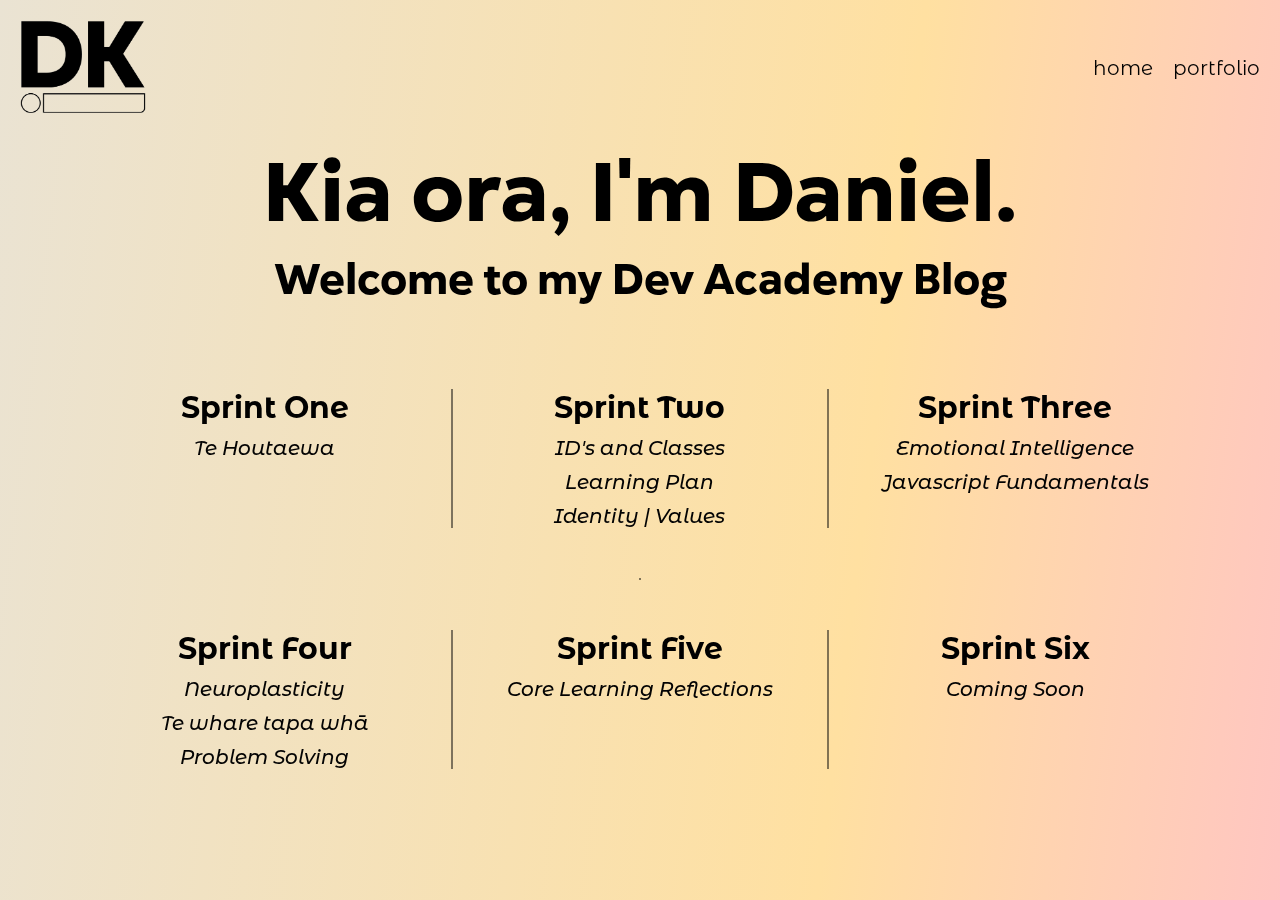
<file: index.html>
<!DOCTYPE html>
<html lang="en">
  <head>
    <meta charset="UTF-8" />
    <meta http-equiv="X-UA-Compatible" content="IE=edge" />
    <meta name="viewport" content="width=device-width, initial-scale=1.0" />
    <title>Daniel's Blog</title>
    <!-- Google Fonts - Montserrat Alternatives -->
    <link rel="preconnect" href="https://fonts.googleapis.com" />
    <link rel="preconnect" href="https://fonts.gstatic.com" crossorigin />
    <link
      href="https://fonts.googleapis.com/css2?family=Montserrat+Alternates:ital,wght@0,100;0,200;0,300;0,400;0,500;0,600;0,700;0,800;0,900;1,100;1,200;1,300;1,400;1,500;1,600;1,700;1,800;1,900&display=swap"
      rel="stylesheet"
    />
    <link rel="icon" type="image/x-icon" href="./img/logos/browser.png" />
    <!-- Local Stylesheet -->
    <link rel="stylesheet" href="./styles/main.css" />
  </head>
  <body>
    <div class="landing-backrgound"></div>
    <!-- Navigation Begins -->

    <header class="navigation">
      <a href="index.html" class="navigation-link">
        <div class="navigation-logo"></div>
      </a>
      <nav class="nav">
        <div class="nav__item">
          <a href="#" class="nav-item">home</a>
        </div>
        <!-- <div class="nav__item">
            <a href="#" class="nav-item">blogs</a>
          </div> -->
        <div class="nav__item">
          <a href="https://danielkingstonweb.github.io/" class="nav-item"
            >portfolio</a
          >
        </div>
      </nav>
    </header>

    <!-- Navigation Ends -->

    <main class="landing">
      <div class="landing-intro fade-in-bottom-2">
        <h1 class="landing-heading">Kia ora, I'm Daniel.</h1>
        <h2 class="landing-heading">Welcome to my Dev Academy Blog</h2>
      </div>

      <div class="landing__blogs">
        <!-- <h3 class="landing__blogs-heading">Take a look at my blog entries</h3> -->
        <div class="blogs">
          <div class="blogs__block">
            <div class="blogs__entry fade-in-bottom-5">
              <h4 class="blogs-title">Sprint One</h4>
              <div class="blogs__links">
                <a href="./blog/te-houtaewa-template.html" class="blog-link"
                  >Te Houtaewa</a
                >
              </div>
            </div>
            <div class="blogs__divider"></div>
            <div class="blogs__entry fade-in-bottom-5">
              <h4 class="blogs-title">Sprint Two</h4>
              <div class="blogs__links">
                <a href="./blog/html-css.html" class="blog-link"
                  >ID's and Classes</a
                >
                <a href="./blog/learning-plan.html" class="blog-link"
                  >Learning Plan</a
                >
                <a href="./blog/identity-values.html" class="blog-link"
                  >Identity | Values</a
                >
              </div>
            </div>
            <div class="blogs__divider"></div>
            <div class="blogs__entry fade-in-bottom-5">
              <h4 class="blogs-title">Sprint Three</h4>
              <div class="blogs__links">
                <a href="./blog/emotional-intelligence.html" class="blog-link"
                  >Emotional Intelligence</a
                >
                <a href="./blog/javascript-dom.html" class="blog-link"
                  >Javascript Fundamentals</a
                >
              </div>
            </div>
          </div>
          <div class="blogs__divider blogs__divider--alt"></div>
          <div class="blogs__block">
            <div class="blogs__entry fade-in-bottom-5">
              <h4 class="blogs-title">Sprint Four</h4>
              <div class="blogs__links">
                <a href="./blog/neuroplasticity.html" class="blog-link"
                  >Neuroplasticity</a
                >
                <a href="./blog/te-whare-tapa-wha.html" class="blog-link"
                  >Te whare tapa whā</a
                >
                <a href="./blog/problem-solving.html" class="blog-link"
                  >Problem Solving</a
                >
              </div>
            </div>
            <div class="blogs__divider"></div>
            <div class="blogs__entry fade-in-bottom-5">
              <h4 class="blogs-title">Sprint Five</h4>
              <div class="blogs__links">
                <a href="./blog/foundations-reflection.html" class="blog-link"
                  >Core Learning Reflections</a
                >
              </div>
            </div>
            <div class="blogs__divider"></div>
            <div class="blogs__entry fade-in-bottom-5">
              <h4 class="blogs-title">Sprint Six</h4>
              <div class="blogs__links">
                <a href="#" class="blog-link">Coming Soon</a>
              </div>
            </div>
          </div>
        </div>
      </div>
    </main>
  </body>
</html>
</file>
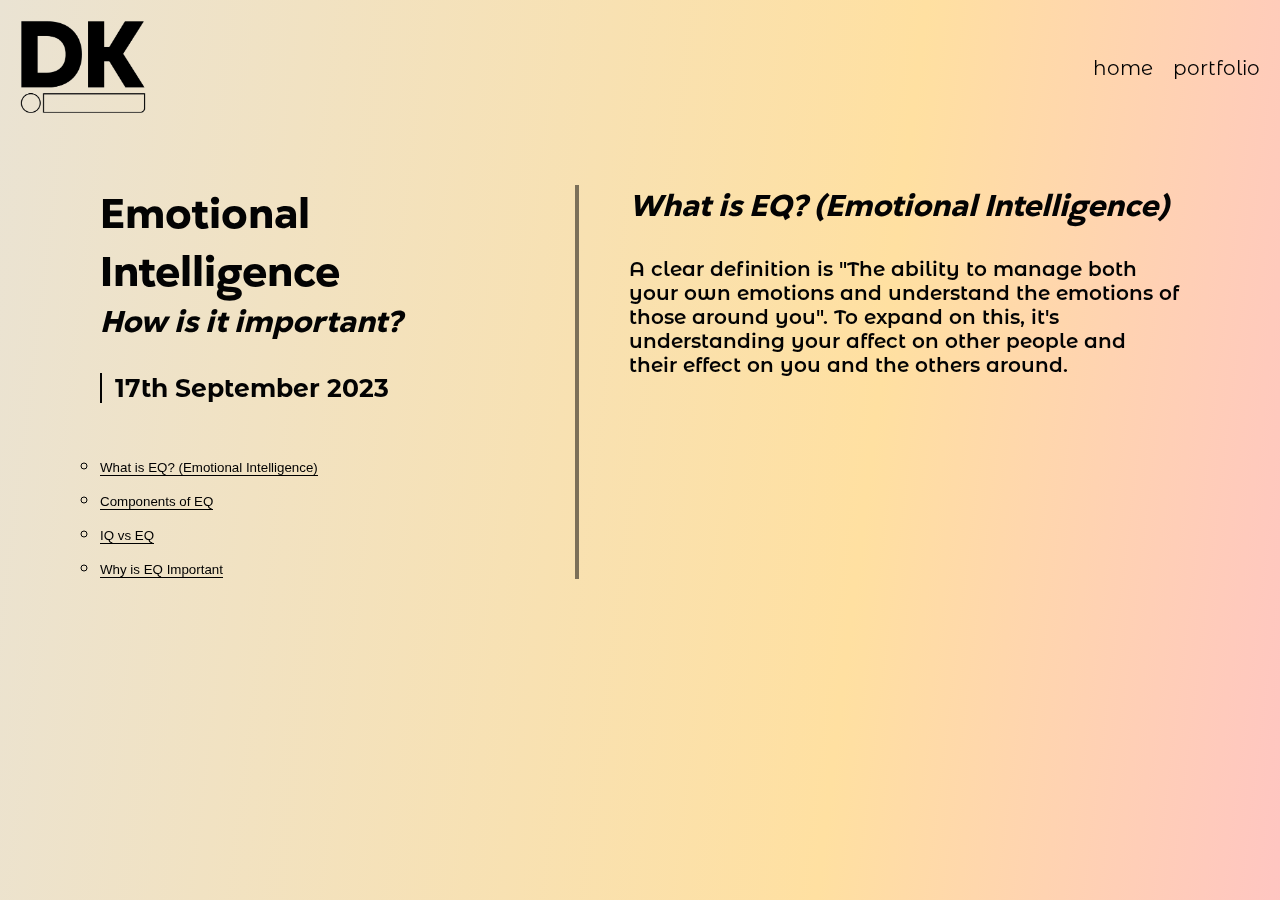
<file: blog/emotional-intelligence.html>
<!DOCTYPE html>
<html lang="en">
  <head>
    <meta charset="UTF-8" />
    <meta http-equiv="X-UA-Compatible" content="IE=edge" />
    <meta name="viewport" content="width=device-width, initial-scale=1.0" />
    <title>Learning Outcomes | Daniel's Blog</title>
    <!-- Google Fonts - Montserrat Alternatives -->
    <link rel="preconnect" href="https://fonts.googleapis.com" />
    <link rel="preconnect" href="https://fonts.gstatic.com" crossorigin />
    <link
      href="https://fonts.googleapis.com/css2?family=Montserrat+Alternates:ital,wght@0,100;0,200;0,300;0,400;0,500;0,600;0,700;0,800;0,900;1,100;1,200;1,300;1,400;1,500;1,600;1,700;1,800;1,900&display=swap"
      rel="stylesheet"
    />
    <link rel="icon" type="image/x-icon" href="../img/logos/browser.png" />
    <!-- Local Stylesheet -->
    <link rel="stylesheet" href="../styles/main.css" />
  </head>
  <body>
    <div class="landing-backrgound"></div>
    <!-- Navigation Begins -->

    <header class="navigation">
      <a href="../index.html" class="navigation-link">
        <div class="navigation-logo"></div>
      </a>
      <nav class="nav">
        <div class="nav__item">
          <a href="../index.html" class="nav-item">home</a>
        </div>
        <!-- <div class="nav__item">
          <a href="#" class="nav-item">blogs</a>
        </div> -->
        <div class="nav__item">
          <a href="https://danielkingstonweb.github.io/" class="nav-item"
            >portfolio</a
          >
        </div>
      </nav>
    </header>

    <div class="values">
      <div class="values__block">
        <div class="values__block-left">
          <div class="values__header global__header">
            <h1 class="values-heading global-heading fade-in-bottom-2">
              Emotional Intelligence
            </h1>
            <h2 class="values-subheading global-subheading fade-in-bottom-3">
              How is it important?
            </h2>
            <h3 class="values-date global-date fade-in-bottom-4">
              17th September 2023
            </h3>
          </div>
          <div class="values__body global__body fade-in-bottom-5">
            <!-- <p class="values-body global-body">
              This section of my blog will cover my values outcomes and
              expectations while attending Dev Academy. I'll explore 7 key
              points here.
            </p> -->
            <div class="values__block-ul">
              <ul class="values-block-ul">
                <li class="values-block-item">
                  <button class="values-block-btn" id="values-btn-1"
                    onclick="hideShowToggle('block-1')">What is EQ? (Emotional Intelligence)</button
                  >
                </li>
                <li class="values-block-item">
                  <button class="values-block-btn" id="values-btn-2"
                  onclick="hideShowToggle('block-2')">Components of EQ</button
                  >
                </li>
                <li class="values-block-item">
                  <button class="values-block-btn" id="values-btn-3"
                  onclick="hideShowToggle('block-3')">IQ vs EQ</button
                  >
                </li>
                <li class="values-block-item">
                  <button class="values-block-btn" id="values-btn-4"
                  onclick="hideShowToggle('block-4')">Why is EQ Important</button
                  >
                </li>
              </ul>
            </div>
          </div>
        </div>
        <div class="identifiers-div"></div>
        <div class="values__block-right">
          <div class="values-block" id="block-1">
            <h2 class="values-subheading global-subheading fade-in-bottom-3">
              What is EQ? (Emotional Intelligence)
            </h2>
            <div class="values__body global__body">
            <p class="values-body global-body fade-in-bottom-4">
              A clear definition is "The ability to manage both your own emotions and understand the emotions of those around you". To expand on this, it's understanding your affect on other people and their effect on you and the others around.
            </p>
          </div>
          </div>
          <div class="values-block hidden" id="block-2">
            <h2 class="values-subheading global-subheading fade-in-bottom-3">
              Components of EQ
            </h2>
            <div class="values__body global__body">
            <p class="values-body global-body fade-in-bottom-4">
              Self-Awareness
            </p>
            <p class="values-body global-body fade-in-bottom-4">
              Self-Regulation
            </p>
            <p class="values-body global-body fade-in-bottom-4">
              Motivation
            </p>
            <p class="values-body global-body fade-in-bottom-4">
              Empathy
            </p>
            <p class="values-body global-body fade-in-bottom-4">
              Social Skills
            </p>
          </div>
          </div>
          <div class="values-block hidden" id="block-3">
            <h2 class="values-subheading global-subheading fade-in-bottom-3">
              How are IQ & EQ different
            </h2>
            <div class="values__body global__body">
            <p class="values-body global-body fade-in-bottom-4">
              To put it simply, both are measures of Intelligence. EQ is your ability to recognise the emotions of yourself and other and to use this recognition to guide your decisions.
              <br>
              <br>
              IQ is the measure of your ability to solve problems, use logic, grasp and communicate complex ideas.
          </div>
          </div>
          <div class="values-block hidden" id="block-4">
            <h2 class="values-subheading global-subheading fade-in-bottom-3">
              Why is EQ important?
            </h2>
            <div class="values__body global__body">
            <p class="values-body global-body fade-in-bottom-4">
              More than IQ, EQ will determine how to react in situations that arise in all areas of your life. One thing that's clear is that building relationships will take you further than just being techinically gifted. Being a good friend, partner, colleague, all takes high EQ.
            </p>
          </div>
          </div>
          <div class="values-block hidden" id="block-5">
            <h2 class="values-subheading global-subheading fade-in-bottom-3">
              Share an example of when you were trying to work productively with others, but there was resistance or tension.
            </h2>
            <div class="values__body global__body fade-in-bottom-4">
            <p class="values-body global-body">
              I did some work for a musician last year, doing a poster for an event of theirs. The client had a really strong idea of what they wanted visually. They provided thorough and consistent visual inspiration which is great and not something I often get from musicians! The tension came when they provided me the assets that they wanted to use on the poster, in this case a photo that their friend had taken of them. I tried to work with the image they had provided but it unfortunately wasn't taken with the design of a poster truly in mind, it was busy and over exposed, I couldn't make text stand out clearly and the spacing was wrong. I tried to explain these points to the client but I was more focused on being nice than being clear. The client asked to come over and work through it with me, there was a lot of tension as they didn't have the vocabulary to say what they wanted visually just as I wouldn't in music. We went through all of their ideas even if I knew that it wasn't going to work, eventually they agreed with me and let me design it as I saw fit. Everyone was happy in the end and the event sold out! Although this method worked it was painful and time consuming, this more than doubled the amount of time it took to complete the job. In retrospect if I was to go through this again I would have been much more confident in what I had to say and my reasoning. The reason being is that this experience made me realise times that I had overstepped during collaborative work without realising it. I think establishing a clear and respectful base of communication from the get go is one of the most important things you can do. Respect isn't always about being overly nice.
            </p>
          </div>
          </div>
      </div>
    </div>
    <script src="../js/app.js"></script>
  </body>
</html>
</file>
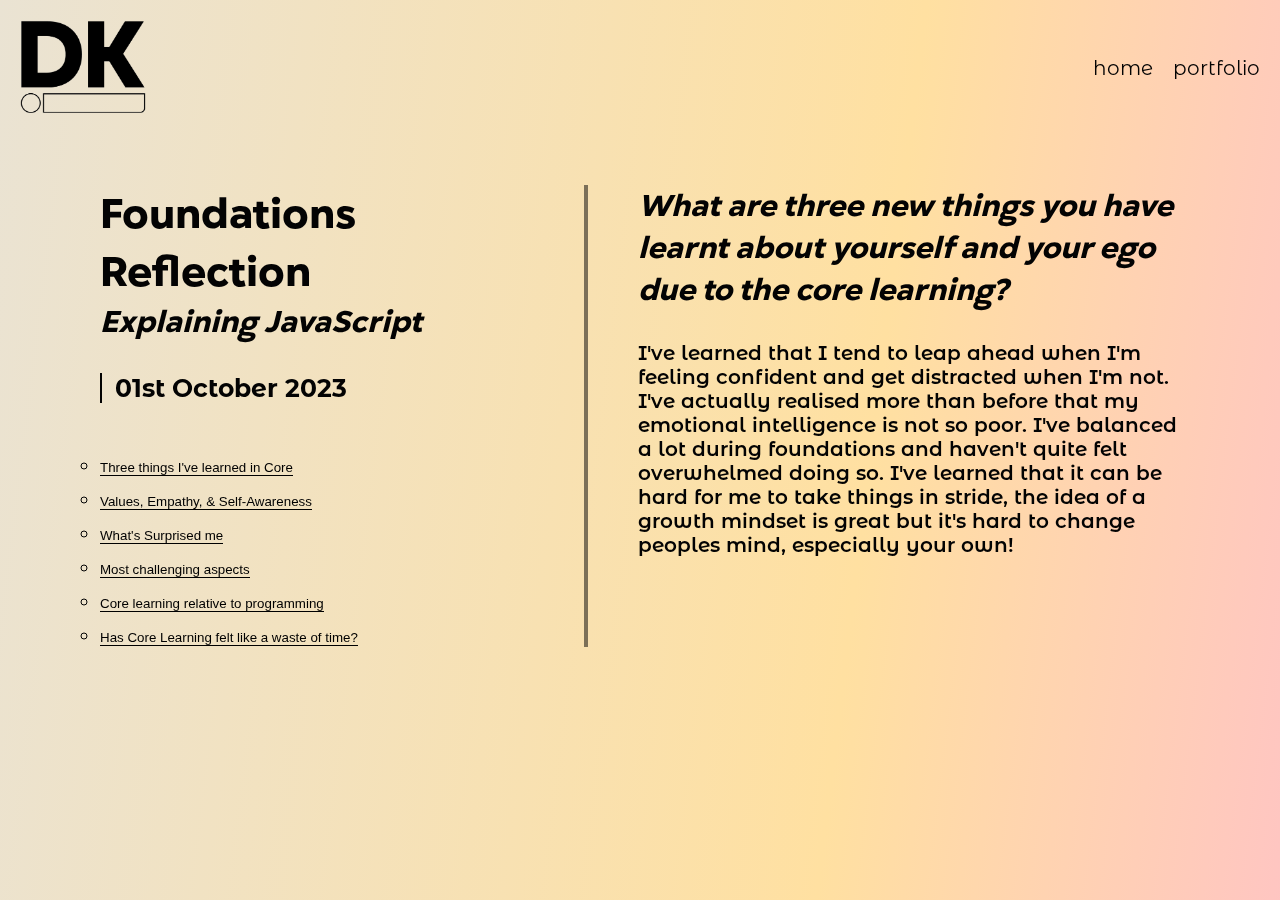
<file: blog/foundations-reflection.html>
<!DOCTYPE html>
<html lang="en">
  <head>
    <meta charset="UTF-8" />
    <meta http-equiv="X-UA-Compatible" content="IE=edge" />
    <meta name="viewport" content="width=device-width, initial-scale=1.0" />
    <title>Foundations Reflection | Daniel's Blog</title>
    <!-- Google Fonts - Montserrat Alternatives -->
    <link rel="preconnect" href="https://fonts.googleapis.com" />
    <link rel="preconnect" href="https://fonts.gstatic.com" crossorigin />
    <link
      href="https://fonts.googleapis.com/css2?family=Montserrat+Alternates:ital,wght@0,100;0,200;0,300;0,400;0,500;0,600;0,700;0,800;0,900;1,100;1,200;1,300;1,400;1,500;1,600;1,700;1,800;1,900&display=swap"
      rel="stylesheet"
    />
    <link rel="icon" type="image/x-icon" href="../img/logos/browser.png" />
    <!-- Local Stylesheet -->
    <link rel="stylesheet" href="../styles/main.css" />
  </head>
  <body>
    <div class="landing-backrgound"></div>
    <!-- Navigation Begins -->

    <header class="navigation">
      <a href="../index.html" class="navigation-link">
        <div class="navigation-logo"></div>
      </a>
      <nav class="nav">
        <div class="nav__item">
          <a href="../index.html" class="nav-item">home</a>
        </div>
        <!-- <div class="nav__item">
          <a href="#" class="nav-item">blogs</a>
        </div> -->
        <div class="nav__item">
          <a href="https://danielkingstonweb.github.io/" class="nav-item"
            >portfolio</a
          >
        </div>
      </nav>
    </header>

    <div class="values">
      <div class="values__block">
        <div class="values__block-left">
          <div class="values__header global__header">
            <h1 class="values-heading global-heading fade-in-bottom-2">
              Foundations Reflection
            </h1>
            <h2 class="values-subheading global-subheading fade-in-bottom-3">
              Explaining JavaScript
            </h2>
            <h3 class="values-date global-date fade-in-bottom-4">
              01st October 2023
            </h3>
          </div>
          <div class="values__body global__body fade-in-bottom-5">
            <!-- <p class="values-body global-body">
              This section of my blog will cover my values outcomes and
              expectations while attending Dev Academy. I'll explore 7 key
              points here.
            </p> -->
            <div class="values__block-ul">
              <ul class="values-block-ul">
                <li class="values-block-item">
                  <button class="values-block-btn" id="values-btn-1"
                    onclick="hideShowToggle('block-1')">Three things I've learned in Core</button
                  >
                </li>
                <li class="values-block-item">
                  <button class="values-block-btn" id="values-btn-2"
                  onclick="hideShowToggle('block-2')">Values, Empathy, & Self-Awareness</button
                  >
                </li>
                <li class="values-block-item">
                  <button class="values-block-btn" id="values-btn-3"
                  onclick="hideShowToggle('block-3')">What's Surprised me</button
                  >
                </li>
                <li class="values-block-item">
                  <button class="values-block-btn" id="values-btn-4"
                  onclick="hideShowToggle('block-4')">Most challenging aspects</button
                  >
                </li>
                <li class="values-block-item">
                  <button class="values-block-btn" id="values-btn-5"
                  onclick="hideShowToggle('block-5')">Core learning relative to programming</button
                  >
                </li>
                <li class="values-block-item">
                  <button class="values-block-btn" id="values-btn-6"
                  onclick="hideShowToggle('block-6')">Has Core Learning felt like a waste of time?</button
                  >
                </li>
              </ul>
            </div>
          </div>
        </div>
        <div class="identifiers-div"></div>
        <div class="values__block-right">
          <div class="values-block" id="block-1">
            <h2 class="values-subheading global-subheading fade-in-bottom-3">
              What are three new things you have learnt about yourself and your ego due to the core learning?
            </h2>
            <div class="values__body global__body">
            <p class="values-body global-body fade-in-bottom-4">
              I've learned that I tend to leap ahead when I'm feeling confident and get distracted when I'm not. I've actually realised more than before that my emotional intelligence is not so poor. I've balanced a lot during foundations and haven't quite felt overwhelmed doing so. I've learned that it can be hard for me to take things in stride, the idea of a growth mindset is great but it's hard to change peoples mind, especially your own!
            </p>
          </div>
          </div>
          <div class="values-block hidden" id="block-2">
            <h2 class="values-subheading global-subheading fade-in-bottom-3">
              The role of values, empathy, and self-awareness in learning and programming?
            </h2>
            <div class="values__body global__body">
            <p class="values-body global-body fade-in-bottom-4">
              Programming is quite funny in the sense that when you become confident with something it tends to be easier to forget, at least for me. Understand that you make silly errors all the time makes you realise it's not a big deal when someone else does it too. Being able to empathise with the journey is really important and it helps when you're working in teams. It's equally as important to be self-aware and not beat yourself up for something silly. Understanding that you're constantly learning is important because it stops complacency but being in the mindset that you don't know everything helps to forgive those silly mistakes.
            </p>
          </div>
          </div>
          <div class="values-block hidden" id="block-3">
            <h2 class="values-subheading global-subheading fade-in-bottom-3">
              What has surprised you the most about the core learning?
            </h2>
            <div class="values__body global__body">
            <p class="values-body global-body fade-in-bottom-4">
              Just how tangible different habits and ways of thinking can be in different areas of life. The things that make you a good friend or family member can also serve to make you better at learning or as an employee. I think just realising that I show others more respect than I do for myself has been interesting and helped me to not be so hard on myself.
          </div>
          </div>
          <div class="values-block hidden" id="block-4">
            <h2 class="values-subheading global-subheading fade-in-bottom-3">
              What were the most challenging aspects of core learning?
            </h2>
            <div class="values__body global__body">
            <p class="values-body global-body fade-in-bottom-4">
              Just trying to implement it all in one fell swoop. Lots of it hasn't been hard but when it comes to habitual change like constant learning reflections, time boxing, or regular meditation it's hard to stick with and easy to make excuses for not doing.
            </p>
          </div>
          </div>
          <div class="values-block hidden" id="block-5">
            <h2 class="values-subheading global-subheading fade-in-bottom-3">
              Why do you think we, a programming school, are spending so much time focusing on core learning in a web development Bootcamp course?
            </h2>
            <div class="values__body global__body fade-in-bottom-4">
            <p class="values-body global-body">
              Being a good person with good communication will help you in many aspects of life but especially in relation to programming. It seems to be that it's rare that you would ever be building a large programme by yourself, especially when you're working as an employee so being able to communicate is arguably more important than your coding ability assuming you know what you're doing.
            </p>
          </div>
          </div>
          <div class="values-block hidden" id="block-6">
            <h2 class="values-subheading global-subheading fade-in-bottom-3">
              Does the time you spent studying core learning here feel like a waste of time? Should you have just used that time to practise programming instead? Justify your answer.
            </h2>
            <div class="values__body global__body fade-in-bottom-4">
            <p class="values-body global-body">
              I don't think so, I found the neuroplasticity section in relation to a growth mindset to be especially engaging, I remember covering it in the work that lead up to the start of foundations and didn't mind having a refresher a few weeks in. I think having a fair bit of programming experience coming in it was nice to break up the learning. 
            </p>
          </div>
          </div>
      </div>
    </div>
    <script src="../js/app.js"></script>
  </body>
</html>
</file>
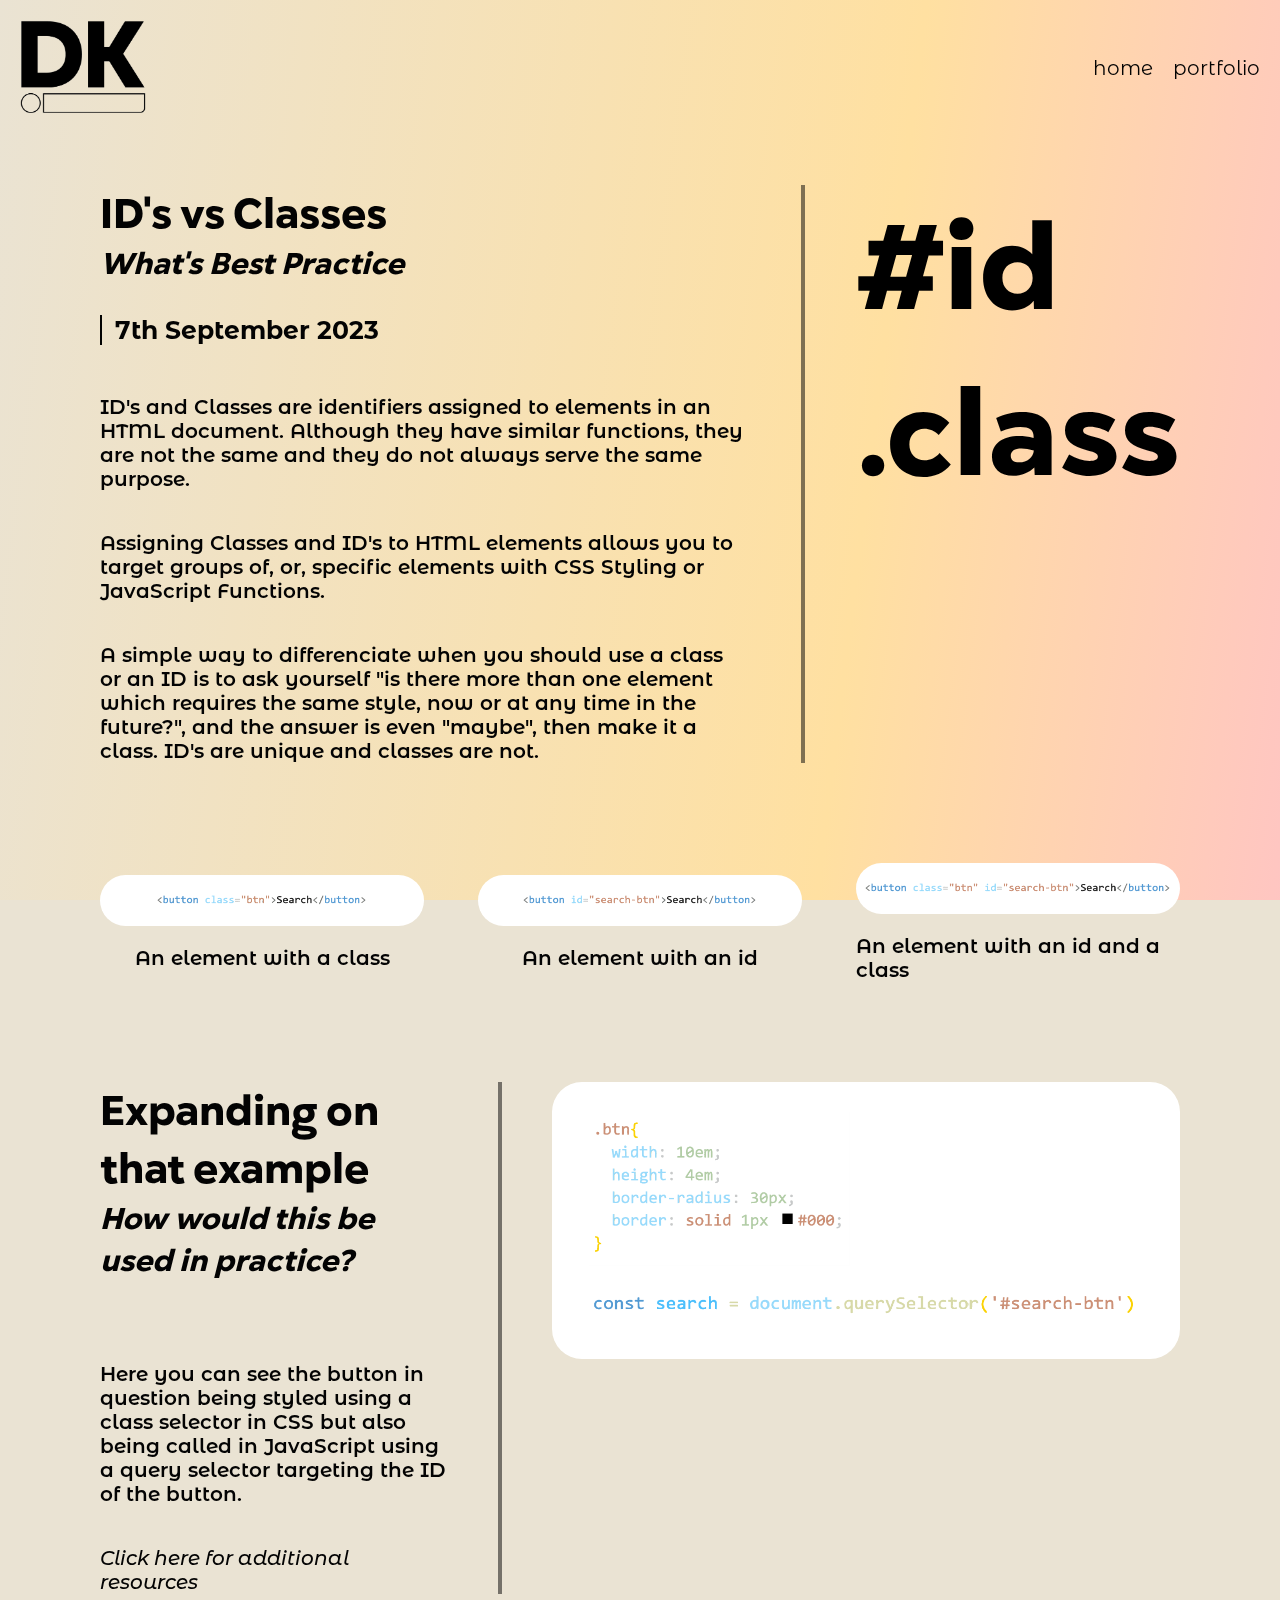
<file: blog/html-css.html>
<!DOCTYPE html>
<html lang="en">
  <head>
    <meta charset="UTF-8" />
    <meta http-equiv="X-UA-Compatible" content="IE=edge" />
    <meta name="viewport" content="width=device-width, initial-scale=1.0" />
    <title>Class vs ID | Daniel's Blog</title>
    <!-- Google Fonts - Montserrat Alternatives -->
    <link rel="preconnect" href="https://fonts.googleapis.com" />
    <link rel="preconnect" href="https://fonts.gstatic.com" crossorigin />
    <link
      href="https://fonts.googleapis.com/css2?family=Montserrat+Alternates:ital,wght@0,100;0,200;0,300;0,400;0,500;0,600;0,700;0,800;0,900;1,100;1,200;1,300;1,400;1,500;1,600;1,700;1,800;1,900&display=swap"
      rel="stylesheet"
    />
    <link rel="icon" type="image/x-icon" href="../img/logos/browser.png" />
    <!-- Local Stylesheet -->
    <link href="../styles/main.css" rel="stylesheet" type="text/css" />
  </head>

  <body>
    <div class="landing-backrgound"></div>
    <!-- Navigation Begins -->

    <header class="navigation">
      <a href="../index.html" class="navigation-link">
        <div class="navigation-logo"></div>
      </a>
      <nav class="nav">
        <div class="nav__item">
          <a href="../index.html" class="nav-item">home</a>
        </div>
        <!-- <div class="nav__item">
          <a href="#" class="nav-item">blogs</a>
        </div> -->
        <div class="nav__item">
          <a href="https://danielkingstonweb.github.io/" class="nav-item"
            >portfolio</a
          >
        </div>
      </nav>
    </header>

    <main class="identifiers">
      <div class="identifiers__block">
        <div class="identifiers__block-left">
          <div class="identifiers__header global__header">
            <h1 class="identifiers-header global-heading fade-in-bottom-2">ID's vs Classes</h1>
            <h2 class="identifiers-subheading global-subheading fade-in-bottom-3">
              What's Best Practice
            </h2>
            <h3 class="identifiers-date global-date fade-in-bottom-5">7th September 2023</h3>
          </div>
          <div class="identifiers__body global__body fade-in-bottom-4">
            <p class="identifiers-body global-body">
              ID's and Classes are identifiers assigned to elements in an HTML
              document. Although they have similar functions, they are not the
              same and they do not always serve the same purpose.
            </p>
            <p class="identifiers-body global-body">
              Assigning Classes and ID's to HTML elements allows you to target
              groups of, or, specific elements with CSS Styling or JavaScript
              Functions.
            </p>
            <p class="identifiers-body global-body">
              A simple way to differenciate when you should use a class or an ID
              is to ask yourself "is there more than one element which requires
              the same style, now or at any time in the future?", and the answer
              is even "maybe", then make it a class. ID's are unique and classes
              are not.
            </p>
          </div>
          <!-- <a href="#identifier2" class="btn">Continue</a> -->
        </div>
        <div class="identifiers-div"></div>
        <div class="identifiers__block-right">
          <div class="identifiers__example">
            <p class="identifiers-example fade-in-bottom-2">#id</p>
            <!-- <p class="identifiers-example--alt">This is an ID identifier</p> -->
          </div>
          <div class="identifiers__example">
            <p class="identifiers-example fade-in-bottom-3">.class</p>
            <!-- <div class="identifiers__border-div"></div> -->
            <!-- <p class="identifiers-example">This is a class identifier</p> -->
          </div>
        </div>
      </div>
      <div id="identifier2" class="identifiers__block">
        <div class="identifiers__trio fade-in-bottom-2">
          <img
            src="../img/html-css/button-class.png"
            alt="An example of a button with a class"
            class="indentifiers-trio-img"
          />
          <p class="identifiers-trio-body">An element with a class</p>
        </div>
        <div class="identifiers__trio fade-in-bottom-3">
          <img
            src="../img/html-css/button-id.png"
            alt="An example of a button with an id"
            class="indentifiers-trio-img"
          />
          <p class="identifiers-trio-body">An element with an id</p>
        </div>
        <div class="identifiers__trio fade-in-bottom-4">
          <img
            src="../img/html-css/button-class-id.png"
            alt="An example of a button with an id and a class"
            class="indentifiers-trio-img"
          />
          <p class="identifiers-trio-body">An element with an id and a class</p>
        </div>
      </div>
      <div class="identifiers__block">
        <div class="identifiers__block-left">
          <div class="identifiers__header global__header">
            <h1 class="identifiers-header global-heading">Expanding on that example</h1>
            <h2 class="identifiers-subheading global-subheading">
              How would this be used in practice?
            </h2>
          </div>
          <div class="identifiers__body global__body">
            <p class="identifiers-body global-body">
              Here you can see the button in question being styled using a class selector in CSS but also being called in JavaScript using a query selector targeting the ID of the button.
            </p>
            <div class="identifiers-block">
            <a target="_blank" href="https://www.youtube.com/watch?v=SHIMUoAJHYU&ab_channel=dcode" class="identifiers-link">Click here for additional resources </a>
          </div>
          </div>
          <!-- <a href="#identifier2" class="btn">Continue</a> -->
        </div>
        <div class="identifiers-div"></div>
        <div class="identifiers__block-right">
          <img
            src="../img/html-css/button-style-js.png"
            alt="Button being styled and called in JS"
            class="indentifiers-trio-img"
          />
        </div>
      </div>
    </main>
    <script src="../js/app.js"></script>
  </body>
</html>
</file>
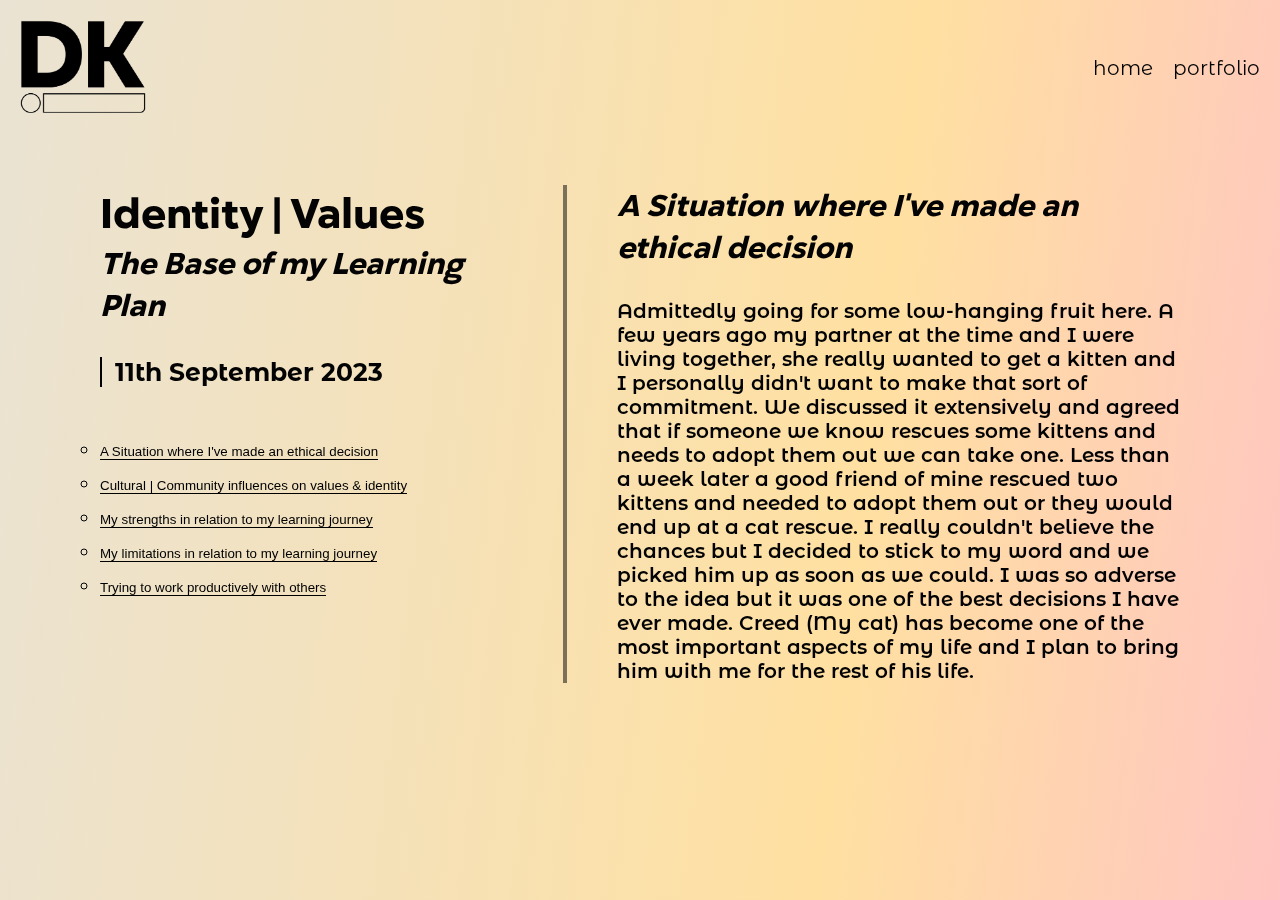
<file: blog/identity-values.html>
<!DOCTYPE html>
<html lang="en">
  <head>
    <meta charset="UTF-8" />
    <meta http-equiv="X-UA-Compatible" content="IE=edge" />
    <meta name="viewport" content="width=device-width, initial-scale=1.0" />
    <title>Learning Outcomes | Daniel's Blog</title>
    <!-- Google Fonts - Montserrat Alternatives -->
    <link rel="preconnect" href="https://fonts.googleapis.com" />
    <link rel="preconnect" href="https://fonts.gstatic.com" crossorigin />
    <link
      href="https://fonts.googleapis.com/css2?family=Montserrat+Alternates:ital,wght@0,100;0,200;0,300;0,400;0,500;0,600;0,700;0,800;0,900;1,100;1,200;1,300;1,400;1,500;1,600;1,700;1,800;1,900&display=swap"
      rel="stylesheet"
    />
    <link rel="icon" type="image/x-icon" href="../img/logos/browser.png" />
    <!-- Local Stylesheet -->
    <link rel="stylesheet" href="../styles/main.css" />
  </head>
  <body>
    <div class="landing-backrgound"></div>
    <!-- Navigation Begins -->

    <header class="navigation">
      <a href="../index.html" class="navigation-link">
        <div class="navigation-logo"></div>
      </a>
      <nav class="nav">
        <div class="nav__item">
          <a href="../index.html" class="nav-item">home</a>
        </div>
        <!-- <div class="nav__item">
          <a href="#" class="nav-item">blogs</a>
        </div> -->
        <div class="nav__item">
          <a href="https://danielkingstonweb.github.io/" class="nav-item"
            >portfolio</a
          >
        </div>
      </nav>
    </header>

    <div class="values">
      <div class="values__block">
        <div class="values__block-left">
          <div class="values__header global__header">
            <h1 class="values-heading global-heading fade-in-bottom-2">
              Identity | Values
            </h1>
            <h2 class="values-subheading global-subheading fade-in-bottom-3">
              The Base of my Learning Plan
            </h2>
            <h3 class="values-date global-date fade-in-bottom-4">
              11th September 2023
            </h3>
          </div>
          <div class="values__body global__body fade-in-bottom-5">
            <!-- <p class="values-body global-body">
              This section of my blog will cover my values outcomes and
              expectations while attending Dev Academy. I'll explore 7 key
              points here.
            </p> -->
            <div class="values__block-ul">
              <ul class="values-block-ul">
                <li class="values-block-item">
                  <button class="values-block-btn" id="values-btn-1"
                    onclick="hideShowToggleValues('values-block-1')">A Situation where I've made an ethical decision</button
                  >
                </li>
                <li class="values-block-item">
                  <button class="values-block-btn" id="values-btn-2"
                  onclick="hideShowToggleValues('values-block-2')">Cultural | Community influences on values & identity</button
                  >
                </li>
                <li class="values-block-item">
                  <button class="values-block-btn" id="values-btn-3"
                  onclick="hideShowToggleValues('values-block-3')">My strengths in relation to my learning journey</button
                  >
                </li>
                <li class="values-block-item">
                  <button class="values-block-btn" id="values-btn-4"
                  onclick="hideShowToggleValues('values-block-4')">My limitations in relation to my learning journey</button
                  >
                </li>
                <li class="values-block-item">
                  <button class="values-block-btn" id="values-btn-5"
                  onclick="hideShowToggleValues('values-block-5')">Trying to work productively with others</button
                  >
                </li>
              </ul>
            </div>
          </div>
        </div>
        <div class="identifiers-div"></div>
        <div class="values__block-right">
          <div class="values-block" id="values-block-1">
            <h2 class="values-subheading global-subheading fade-in-bottom-3">
              A Situation where I've made an ethical decision
            </h2>
            <div class="values__body global__body">
            <p class="values-body global-body fade-in-bottom-4">
              Admittedly going for some low-hanging fruit here. A few years ago my partner at the time and I were living together, she really wanted to get a kitten and I personally didn't want to make that sort of commitment. We discussed it extensively and agreed that if someone we know rescues some kittens and needs to adopt them out we can take one. Less than a week later a good friend of mine rescued two kittens and needed to adopt them out or they would end up at a cat rescue. I really couldn't believe the chances but I decided to stick to my word and we picked him up as soon as we could. I was so adverse to the idea but it was one of the best decisions I have ever made. Creed (My cat) has become one of the most important aspects of my life and I plan to bring him with me for the rest of his life.
            </p>
          </div>
          </div>
          <div class="values-block hidden" id="values-block-2">
            <h2 class="values-subheading global-subheading fade-in-bottom-3">
              Describe how your culture and the people around you have influenced your values and identity.
            </h2>
            <div class="values__body global__body">
            <p class="values-body global-body fade-in-bottom-4">
              Coming from a family of 7 kids I grew up in quite a busy household. I think this has lead me to value relationships above all else in my life, my friend Pearl describes me as a 'Peacemaker'. I hold many friendships that have spanned well over a decade despite me and others moving city and country. This ties directly into a few other important values of mine, Fairness & Judgement. I try to understand everything at play before I make decisions, I try to look from everyone's point of view and predict the possible outcomes of a decision before making it, and most of all I try to give everyone a fair shake. On the back of this is humor, I try to see the funny side of things and often humor is an effective outlet for me to internalise a situation.
            </p>
          </div>
          </div>
          <div class="values-block hidden" id="values-block-3">
            <h2 class="values-subheading global-subheading fade-in-bottom-3">
              Identify your strengths and how they will support you during your learning journey.
            </h2>
            <div class="values__body global__body">
            <p class="values-body global-body fade-in-bottom-4">
              More important than my technical skills are definitely my people skills. I came to Dev Academy not only to sharpen the tools in the code itself but to learn how to be more effective in a collaborative environment. Knowing that people are relying on my is a huge motivator for me and helps me to stick to the task at hand. I think that I learn best when I'm with other people having fun and I think that my ability to have fun with other people is going to really help me (And I hope others) in this journey.
          </div>
          </div>
          <div class="values-block hidden" id="values-block-4">
            <h2 class="values-subheading global-subheading fade-in-bottom-3">
              Evaluate your limitations in terms of your learning and career development.
            </h2>
            <div class="values__body global__body">
            <p class="values-body global-body fade-in-bottom-4">
              My limitations definitely lie in time management & consistency. I've spent a long time balancing a lot of different work avenues and although I've built up lots of interesting skills and connections I haven't really built the core base that is required to be truly effective at anything and that is persistence. After I last finished studying I didn't code for probably 4 months, and after that only intermittently. I was more focused on my design and photograpy work and other things too. Deadlines are a great motivator but some of my work requires deadlines that I set for myself and I have a habit of not sticking to those.
            </p>
          </div>
          </div>
          <div class="values-block hidden" id="values-block-5">
            <h2 class="values-subheading global-subheading fade-in-bottom-3">
              Share an example of when you were trying to work productively with others, but there was resistance or tension.
            </h2>
            <div class="values__body global__body fade-in-bottom-4">
            <p class="values-body global-body">
              I did some work for a musician last year, doing a poster for an event of theirs. The client had a really strong idea of what they wanted visually. They provided thorough and consistent visual inspiration which is great and not something I often get from musicians! The tension came when they provided me the assets that they wanted to use on the poster, in this case a photo that their friend had taken of them. I tried to work with the image they had provided but it unfortunately wasn't taken with the design of a poster truly in mind, it was busy and over exposed, I couldn't make text stand out clearly and the spacing was wrong. I tried to explain these points to the client but I was more focused on being nice than being clear. The client asked to come over and work through it with me, there was a lot of tension as they didn't have the vocabulary to say what they wanted visually just as I wouldn't in music. We went through all of their ideas even if I knew that it wasn't going to work, eventually they agreed with me and let me design it as I saw fit. Everyone was happy in the end and the event sold out! Although this method worked it was painful and time consuming, this more than doubled the amount of time it took to complete the job. In retrospect if I was to go through this again I would have been much more confident in what I had to say and my reasoning. The reason being is that this experience made me realise times that I had overstepped during collaborative work without realising it. I think establishing a clear and respectful base of communication from the get go is one of the most important things you can do. Respect isn't always about being overly nice.
            </p>
          </div>
          </div>
      </div>
    </div>
    <script src="../js/app.js"></script>
  </body>
</html>
</file>
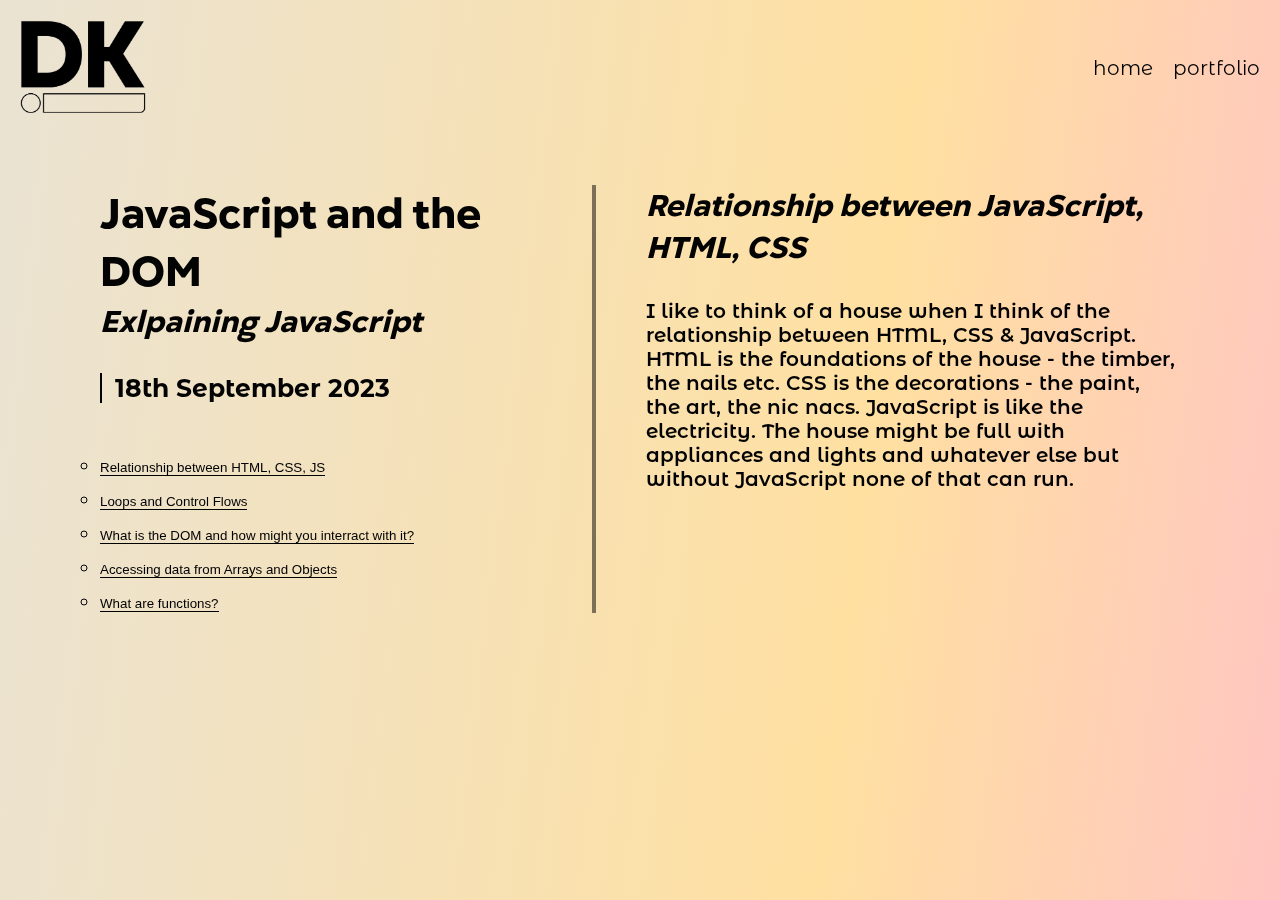
<file: blog/javascript-dom.html>
<!DOCTYPE html>
<html lang="en">
  <head>
    <meta charset="UTF-8" />
    <meta http-equiv="X-UA-Compatible" content="IE=edge" />
    <meta name="viewport" content="width=device-width, initial-scale=1.0" />
    <title>Learning Outcomes | Daniel's Blog</title>
    <!-- Google Fonts - Montserrat Alternatives -->
    <link rel="preconnect" href="https://fonts.googleapis.com" />
    <link rel="preconnect" href="https://fonts.gstatic.com" crossorigin />
    <link
      href="https://fonts.googleapis.com/css2?family=Montserrat+Alternates:ital,wght@0,100;0,200;0,300;0,400;0,500;0,600;0,700;0,800;0,900;1,100;1,200;1,300;1,400;1,500;1,600;1,700;1,800;1,900&display=swap"
      rel="stylesheet"
    />
    <link rel="icon" type="image/x-icon" href="../img/logos/browser.png" />
    <!-- Local Stylesheet -->
    <link rel="stylesheet" href="../styles/main.css" />
  </head>
  <body>
    <div class="landing-backrgound"></div>
    <!-- Navigation Begins -->

    <header class="navigation">
      <a href="../index.html" class="navigation-link">
        <div class="navigation-logo"></div>
      </a>
      <nav class="nav">
        <div class="nav__item">
          <a href="../index.html" class="nav-item">home</a>
        </div>
        <!-- <div class="nav__item">
          <a href="#" class="nav-item">blogs</a>
        </div> -->
        <div class="nav__item">
          <a href="https://danielkingstonweb.github.io/" class="nav-item"
            >portfolio</a
          >
        </div>
      </nav>
    </header>

    <div class="values">
      <div class="values__block">
        <div class="values__block-left">
          <div class="values__header global__header">
            <h1 class="values-heading global-heading fade-in-bottom-2">
              JavaScript and the DOM
            </h1>
            <h2 class="values-subheading global-subheading fade-in-bottom-3">
              Exlpaining JavaScript
            </h2>
            <h3 class="values-date global-date fade-in-bottom-4">
              18th September 2023
            </h3>
          </div>
          <div class="values__body global__body fade-in-bottom-5">
            <!-- <p class="values-body global-body">
              This section of my blog will cover my values outcomes and
              expectations while attending Dev Academy. I'll explore 7 key
              points here.
            </p> -->
            <div class="values__block-ul">
              <ul class="values-block-ul">
                <li class="values-block-item">
                  <button class="values-block-btn" id="values-btn-1"
                    onclick="hideShowToggle('block-1')">Relationship between HTML, CSS, JS</button
                  >
                </li>
                <li class="values-block-item">
                  <button class="values-block-btn" id="values-btn-2"
                  onclick="hideShowToggle('block-2')">Loops and Control Flows</button
                  >
                </li>
                <li class="values-block-item">
                  <button class="values-block-btn" id="values-btn-3"
                  onclick="hideShowToggle('block-3')">What is the DOM and how might you interract with it?</button
                  >
                </li>
                <li class="values-block-item">
                  <button class="values-block-btn" id="values-btn-4"
                  onclick="hideShowToggle('block-4')">Accessing data from Arrays and Objects</button
                  >
                </li>
                <li class="values-block-item">
                  <button class="values-block-btn" id="values-btn-4"
                  onclick="hideShowToggle('block-5')">What are functions?</button
                  >
                </li>
              </ul>
            </div>
          </div>
        </div>
        <div class="identifiers-div"></div>
        <div class="values__block-right">
          <div class="values-block" id="block-1">
            <h2 class="values-subheading global-subheading fade-in-bottom-3">
              Relationship between JavaScript, HTML, CSS
            </h2>
            <div class="values__body global__body">
            <p class="values-body global-body fade-in-bottom-4">
              I like to think of a house when I think of the relationship between HTML, CSS & JavaScript. HTML is the foundations of the house - the timber, the nails etc. CSS is the decorations - the paint, the art, the nic nacs. JavaScript is like the electricity. The house might be full with appliances and lights and whatever else but without JavaScript none of that can run.
            </p>
          </div>
          </div>
          <div class="values-block hidden" id="block-2">
            <h2 class="values-subheading global-subheading fade-in-bottom-3">
              Loops and Control Flows
            </h2>
            <div class="values__body global__body">
            <p class="values-body global-body fade-in-bottom-4">
              Control Flows are step-by-step processes. Decided the steps in which different actions happen. Think following a recipie for the first time. You follow the step by step processes in order to reach the desired outcome. Loops can be thought of similarly - a step or steps that are repeated until the desired condition is met. Like training an animal - in my case, my cat Creed. I give him the command to sit and show him a hand action - I do this repeatedly until the desired outcome is reached - him sitting. Then I give him a treat. 
            </p>
          </div>
          </div>
          <div class="values-block hidden" id="block-3">
            <h2 class="values-subheading global-subheading fade-in-bottom-3">
              What is the DOM and how might you interract with it.
            </h2>
            <div class="values__body global__body">
            <p class="values-body global-body fade-in-bottom-4">
              The DOM or Document Object Model is a programming interface for web documents, at least that's what mdn web docs says it is. The best way I've seen it put into layman's terms is to imagine that the tV is on and you want to change the show, or the volume, or maybe you need to adjust the picture settings. You need a bridge that allows you to interact with the TV, in this case, a remote. You make the TV active and dynamic via the remote. And in the same way, JavaScript makes the HTML page active and dynamic via the DOM.
          </div>
          </div>
          <div class="values-block hidden" id="block-4">
            <h2 class="values-subheading global-subheading fade-in-bottom-3">
              Accessing data from Arrays an Objects
            </h2>
            <div class="values__body global__body">
            <p class="values-body global-body fade-in-bottom-4">
              Arrays are ordered collections. This means that data can be accesssed by referring to the location of the data in an array. It's worth noting that index in an array starts at '0' so if you were wanting to target the third item in an array you would target array[2]. 
              <br>
              <br>
              When used correctly Objects represent a 'thing' in your code or a set of data pertaining to something such as a Person with a specified name, address, age, hair colour etc. Unlike an array you can't target for example the third item in an object, you instead need to target the correct 'key' to get the data you want. For example if a 'person' has 'age: 26' the 'person' represents the object, 'age' represents the key and '26' represents the data.
            </p>
          </div>
          </div>
          <div class="values-block hidden" id="block-5">
            <h2 class="values-subheading global-subheading fade-in-bottom-3">
              Functions and why they're useful
            </h2>
            <div class="values__body global__body fade-in-bottom-4">
            <p class="values-body global-body">
              Functions are pieces of code that can be called on and executed. When this code is run it generally performs a task of varying complexity. There are many reasons that functions are useful but the main one (At least in my mind) is that putting a piece of code in a function allows you to re-use that code in other parts of your application without re-writing it. For example a function that that produces a result based on a user input. You can use arguments for the user data and produce the desired result based on those using one function.
            </p>
          </div>
          </div>
      </div>
    </div>
    <script src="../js/app.js"></script>
  </body>
</html>
</file>
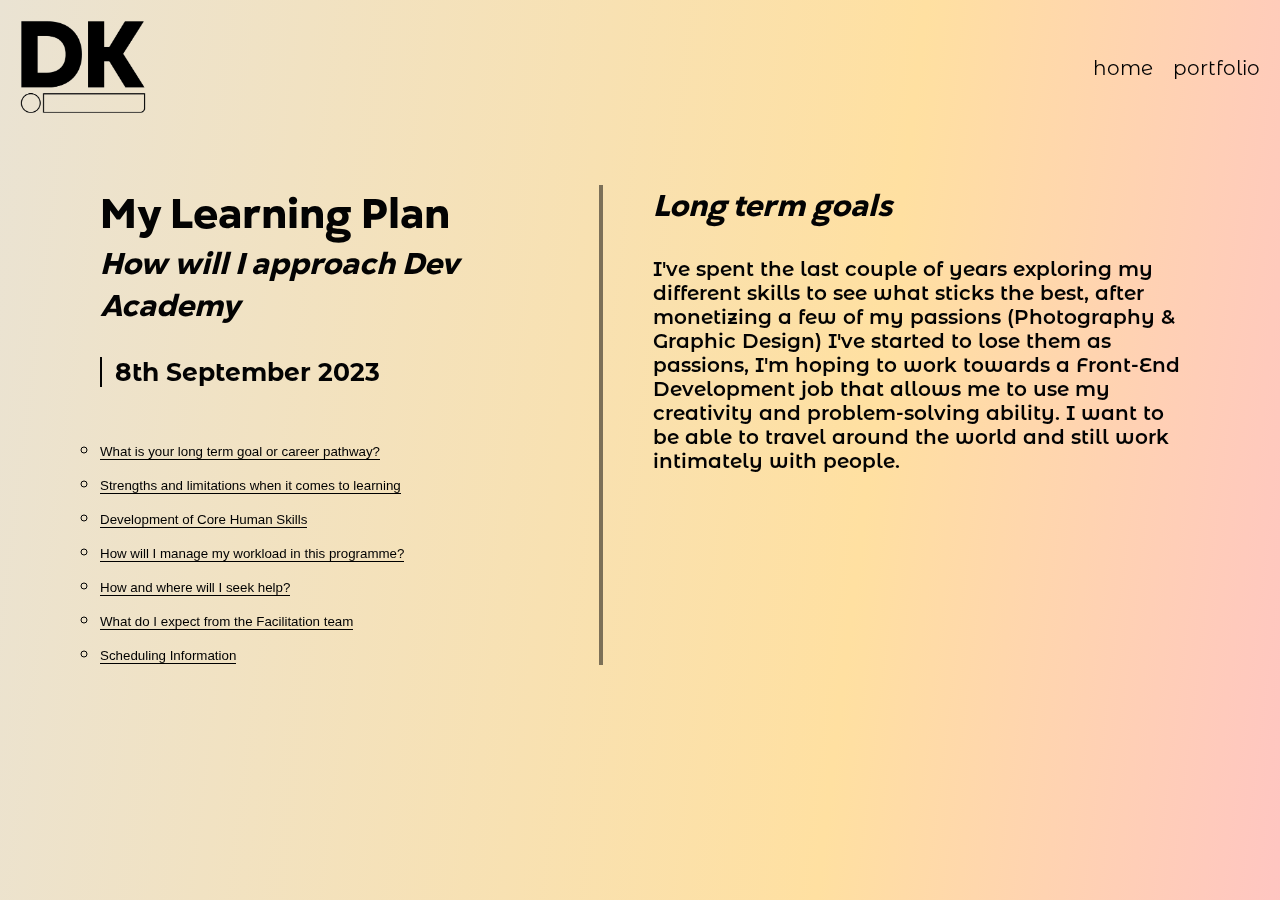
<file: blog/learning-plan.html>
<!DOCTYPE html>
<html lang="en">
  <head>
    <meta charset="UTF-8" />
    <meta http-equiv="X-UA-Compatible" content="IE=edge" />
    <meta name="viewport" content="width=device-width, initial-scale=1.0" />
    <title>Learning Outcomes | Daniel's Blog</title>
    <!-- Google Fonts - Montserrat Alternatives -->
    <link rel="preconnect" href="https://fonts.googleapis.com" />
    <link rel="preconnect" href="https://fonts.gstatic.com" crossorigin />
    <link
      href="https://fonts.googleapis.com/css2?family=Montserrat+Alternates:ital,wght@0,100;0,200;0,300;0,400;0,500;0,600;0,700;0,800;0,900;1,100;1,200;1,300;1,400;1,500;1,600;1,700;1,800;1,900&display=swap"
      rel="stylesheet"
    />
    <link rel="icon" type="image/x-icon" href="../img/logos/browser.png" />
    <!-- Local Stylesheet -->
    <link rel="stylesheet" href="../styles/main.css" />
  </head>
  <body>
    <div class="landing-backrgound"></div>
    <!-- Navigation Begins -->

    <header class="navigation">
      <a href="../index.html" class="navigation-link">
        <div class="navigation-logo"></div>
      </a>
      <nav class="nav">
        <div class="nav__item">
          <a href="../index.html" class="nav-item">home</a>
        </div>
        <!-- <div class="nav__item">
          <a href="#" class="nav-item">blogs</a>
        </div> -->
        <div class="nav__item">
          <a href="https://danielkingstonweb.github.io/" class="nav-item"
            >portfolio</a
          >
        </div>
      </nav>
    </header>

    <div class="learning">
      <div class="learning__block">
        <div class="learning__block-left">
          <div class="learning__header global__header">
            <h1 class="learning-heading global-heading fade-in-bottom-2">
              My Learning Plan
            </h1>
            <h2 class="learning-subheading global-subheading fade-in-bottom-3">
              How will I approach Dev Academy
            </h2>
            <h3 class="learning-date global-date fade-in-bottom-4">
              8th September 2023
            </h3>
          </div>
          <div class="learning__body global__body fade-in-bottom-5">
            <!-- <p class="learning-body global-body">
              This section of my blog will cover my learning outcomes and
              expectations while attending Dev Academy. I'll explore 7 key
              points here.
            </p> -->
            <div class="learning__block-ul">
              <ul class="learning-block-ul">
                <li class="learning-block-item">
                  <button class="learning-block-btn" id="learning-btn-1"
                    onclick="hideShowToggle('block-1')">What is your long term goal or career pathway?</button
                  >
                </li>
                <li class="learning-block-item">
                  <button class="learning-block-btn" id="learning-btn-2"
                  onclick="hideShowToggle('block-2')">Strengths and limitations when it comes to learning</button
                  >
                </li>
                <li class="learning-block-item">
                  <button class="learning-block-btn" id="learning-btn-3"
                  onclick="hideShowToggle('block-3')">Development of Core Human Skills</button
                  >
                </li>
                <li class="learning-block-item">
                  <button class="learning-block-btn" id="learning-btn-4"
                  onclick="hideShowToggle('block-4')">How will I manage my workload in this programme?</button
                  >
                </li>
                <li class="learning-block-item">
                  <button class="learning-block-btn" id="learning-btn-5"
                  onclick="hideShowToggle('block-5')">How and where will I seek help?</button
                  >
                </li>
                <li class="learning-block-item">
                  <button class="learning-block-btn" id="learning-btn-6"
                  onclick="hideShowToggle('block-6')">What do I expect from the Facilitation team</button
                  >
                </li>
                <li class="learning-block-item">
                  <button class="learning-block-btn"  id="learning-btn-7" onclick="hideShowToggle('block-7')">
                    Scheduling Information</button
                  >
                </li>
              </ul>
            </div>
          </div>
        </div>
        <div class="identifiers-div"></div>
        <div class="learning__block-right">
          <div class="learning-block" id="block-1">
            <h2 class="learning-subheading global-subheading fade-in-bottom-3">
              Long term goals
            </h2>
            <div class="learning__body global__body">
            <p class="learning-body global-body fade-in-bottom-4">
              I've spent the last couple of years exploring my different skills
              to see what sticks the best, after monetizing a few of my passions
              (Photography & Graphic Design) I've started to lose them as
              passions, I'm hoping to work towards a Front-End Development job
              that allows me to use my creativity and problem-solving ability. I
              want to be able to travel around the world and still work
              intimately with people.
            </p>
          </div>
          </div>
          <div class="learning-block hidden" id="block-2">
            <h2 class="learning-subheading global-subheading fade-in-bottom-3">
              Strengths and limitations
            </h2>
            <div class="learning__body global__body">
            <p class="learning-body global-body fade-in-bottom-4">
              When it comes to learning, my strengths lie in my speed. I find that it doesn't often take me long to grasp something when I'm locked in and when I am I can continue on that train. I genuinely love to learn and feel like I'm advancing. My limitations tend to come in my focus, I often get sidetracked or distracted easily. This generally occurs when I'm bored or uninspired. When I feel like something is dry.
            </p>
          </div>
          </div>
          <div class="learning-block hidden" id="block-3">
            <h2 class="learning-subheading global-subheading fade-in-bottom-3">
              Core Human Skills
            </h2>
            <div class="learning__body global__body">
            <p class="learning-body global-body fade-in-bottom-4">
              I think my human skills are my best skills, at least outside of work itself. I do however want to learn to be more respectfully assertive when it comes to collaborative work. I've found in the past that when I try to tip toe around what I'm really needing to say it comes off less concise and much more rude than it really would if I had just spoken up. Or when you see a flaw but for the sake of not offending anyone you don't say anything. I want to learn to be a part of a team that openly critques and takes critique when working together. I need to work on both aspects.
          </div>
          </div>
          <div class="learning-block hidden" id="block-4">
            <h2 class="learning-subheading global-subheading fade-in-bottom-3">
              How will I manage my workload
            </h2>
            <div class="learning__body global__body">
            <p class="learning-body global-body fade-in-bottom-4">
              I have been busy in a self motivated environment for more than two years now and I've never truly learned to manage my workload and be as productive as possible. Something I have come to realise is having a clear work/life split helps me to be effective and stops me feeling guilty for relaxing (Ironic as I write this on a Sunday evening). I need to block my time better and make a commitment to sticking to those time blocks, the amount of times I haven't stuck to the time boxes it's clear that I have plenty of work to do. But the amount of times that I have (Especially when learning something new) means that I am on my way.
              <br><br>
              When things are building up and starting to get to me I've always found that break helps. But not to go and look at my phone or just sit with my cat. I generally use this time to make a list and compartmentalise what I really need to do. The most effective thing for me over the years has been that when I'm stuck on something for too long I just need to move to something else, even if it isn't the most pressing thing that I need to do.
            </p>
          </div>
          </div>
          <div class="learning-block hidden" id="block-5">
            <h2 class="learning-subheading global-subheading fade-in-bottom-3">
              How and where will I seek help?
            </h2>
            <div class="learning__body global__body fade-in-bottom-4">
            <p class="learning-body global-body">
              Based on the information in the handbook I've outlayed a path of problem solving that begins with understanding the problem and ends with asking the faculty for help. I have steps to take. Having coded for a while now I've learned that almost any question or problem you have has been asked & answered somewhere on the web and this has become a quick fix in many instances. However I'm committed to leaving that as the second to last option through this period of learning.
            </p>
          </div>
          </div>
          <div class="learning-block hidden" id="block-6">
            <h2 class="learning-subheading global-subheading fade-in-bottom-3">
              What do I expect from the Facilitation team
            </h2>
            <div class="learning__body global__body fade-in-bottom-4">
            <p class="learning-body global-body">
              I simply expect support! The amount of hours is a huge undertaking and I have no doubt that there are going to be points where I need help. I don't just mean support in the form of help but also in the form of honesty about my work and approach to learning.
            </p>
          </div>
          </div>
          <div class="learning-block hidden" id="block-7">
            <h2 class="learning-subheading global-subheading fade-in-bottom-3">
              Scheduling Information
            </h2>
            <div class="learning__body global__body fade-in-bottom-4">
            <p class="learning-body global-body">
              Every two weeks I host a radio show on Radio Active. This runs from 04:30 - 07:00 each tuesday. This is my only true conflict. Currently I'm getting treatment for chronic back pain on the same day before the show but the timing on this is flexible.
            </p>
          </div>
        </div>
      </div>
    </div>
    <script src="../js/app.js"></script>
  </body>
</html>
</file>
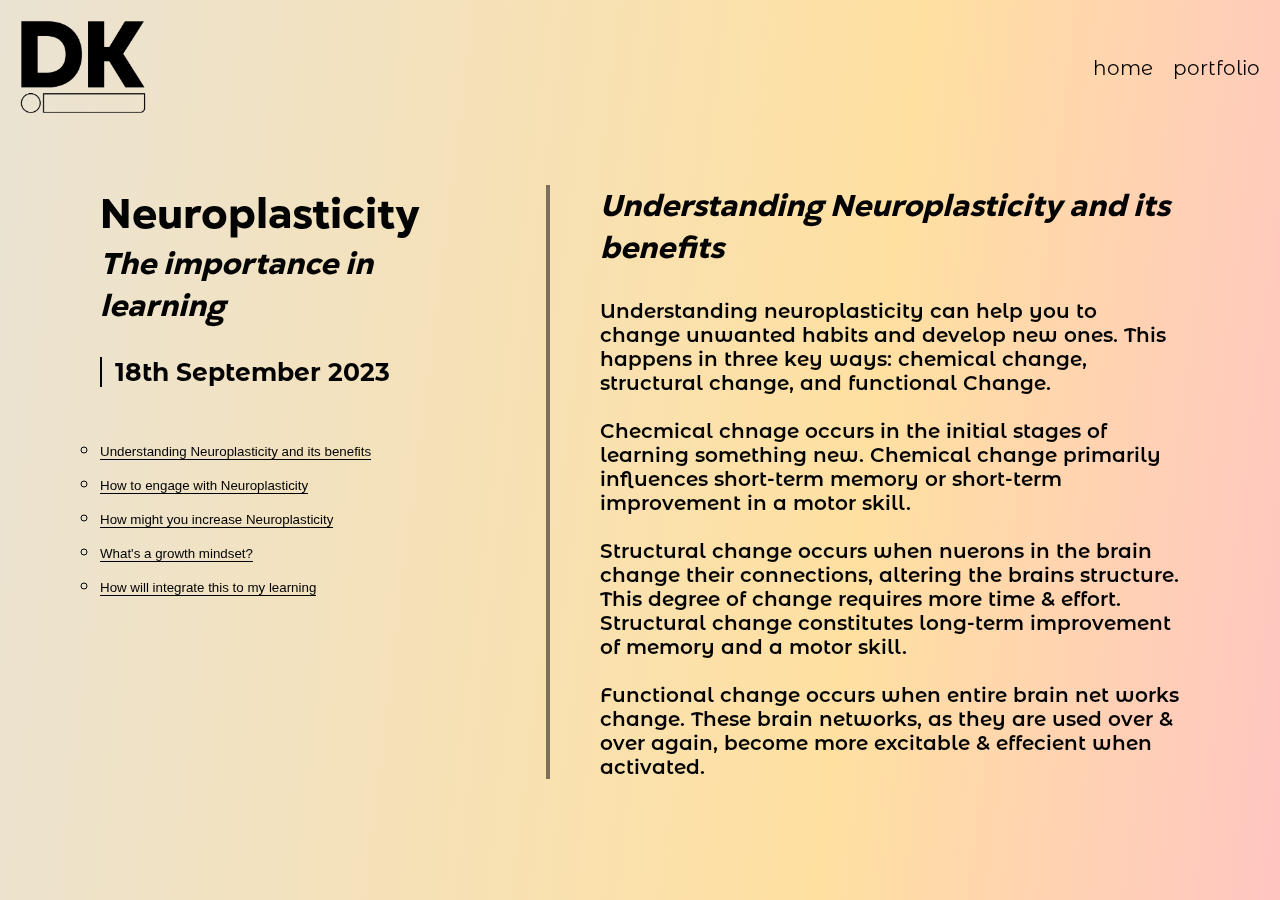
<file: blog/neuroplasticity.html>
<!DOCTYPE html>
<html lang="en">
  <head>
    <meta charset="UTF-8" />
    <meta http-equiv="X-UA-Compatible" content="IE=edge" />
    <meta name="viewport" content="width=device-width, initial-scale=1.0" />
    <title>Learning Outcomes | Daniel's Blog</title>
    <!-- Google Fonts - Montserrat Alternatives -->
    <link rel="preconnect" href="https://fonts.googleapis.com" />
    <link rel="preconnect" href="https://fonts.gstatic.com" crossorigin />
    <link
      href="https://fonts.googleapis.com/css2?family=Montserrat+Alternates:ital,wght@0,100;0,200;0,300;0,400;0,500;0,600;0,700;0,800;0,900;1,100;1,200;1,300;1,400;1,500;1,600;1,700;1,800;1,900&display=swap"
      rel="stylesheet"
    />
    <link rel="icon" type="image/x-icon" href="../img/logos/browser.png" />
    <!-- Local Stylesheet -->
    <link rel="stylesheet" href="../styles/main.css" />
  </head>
  <body>
    <div class="landing-backrgound"></div>
    <!-- Navigation Begins -->

    <header class="navigation">
      <a href="../index.html" class="navigation-link">
        <div class="navigation-logo"></div>
      </a>
      <nav class="nav">
        <div class="nav__item">
          <a href="../index.html" class="nav-item">home</a>
        </div>
        <!-- <div class="nav__item">
          <a href="#" class="nav-item">blogs</a>
        </div> -->
        <div class="nav__item">
          <a href="https://danielkingstonweb.github.io/" class="nav-item"
            >portfolio</a
          >
        </div>
      </nav>
    </header>

    <div class="values">
      <div class="values__block">
        <div class="values__block-left">
          <div class="values__header global__header">
            <h1 class="values-heading global-heading fade-in-bottom-2">
              Neuroplasticity
            </h1>
            <h2 class="values-subheading global-subheading fade-in-bottom-3">
              The importance in learning
            </h2>
            <h3 class="values-date global-date fade-in-bottom-4">
              18th September 2023
            </h3>
          </div>
          <div class="values__body global__body fade-in-bottom-5">
            <!-- <p class="values-body global-body">
              This section of my blog will cover my values outcomes and
              expectations while attending Dev Academy. I'll explore 7 key
              points here.
            </p> -->
            <div class="values__block-ul">
              <ul class="values-block-ul">
                <li class="values-block-item">
                  <button class="values-block-btn" id="values-btn-1"
                    onclick="hideShowToggle('block-1')">Understanding Neuroplasticity and its benefits</button
                  >
                </li>
                <li class="values-block-item">
                  <button class="values-block-btn" id="values-btn-2"
                  onclick="hideShowToggle('block-2')">How to engage with Neuroplasticity</button
                  >
                </li>
                <li class="values-block-item">
                  <button class="values-block-btn" id="values-btn-3"
                  onclick="hideShowToggle('block-3')">How might you increase Neuroplasticity</button
                  >
                </li>
                <li class="values-block-item">
                  <button class="values-block-btn" id="values-btn-4"
                  onclick="hideShowToggle('block-4')">What's a growth mindset?</button
                  >
                </li>
                <li class="values-block-item">
                  <button class="values-block-btn" id="values-btn-4"
                  onclick="hideShowToggle('block-5')">How will integrate this to my learning</button
                  >
                </li>
              </ul>
            </div>
          </div>
        </div>
        <div class="identifiers-div"></div>
        <div class="values__block-right">
          <div class="values-block" id="block-1">
            <h2 class="values-subheading global-subheading fade-in-bottom-3">
              Understanding Neuroplasticity and its benefits
            </h2>
            <div class="values__body global__body">
            <p class="values-body global-body fade-in-bottom-4">
              Understanding neuroplasticity can help you to change unwanted habits and develop new ones. This happens in three key ways: chemical change, structural change, and functional Change.
              <br>
              <br>
              Checmical chnage occurs in the initial stages of learning something new. Chemical change primarily influences short-term memory or short-term improvement in a motor skill.
              <br>
              <br>
              Structural change occurs when nuerons in the brain change their connections, altering the brains structure. This degree of change requires more time & effort. Structural change constitutes long-term improvement of memory and a motor skill.
              <br>
              <br>
              Functional change occurs when entire brain net works change. These brain networks, as they are used over & over again, become more excitable & effecient when activated.
            </p>
          </div>
          </div>
          <div class="values-block hidden" id="block-2">
            <h2 class="values-subheading global-subheading fade-in-bottom-3">
              How to engage with Neuroplasticity
            </h2>
            <div class="values__body global__body">
            <p class="values-body global-body fade-in-bottom-4">
              Understanding that you have the ability to make change is important when it comes to making that change. Understanding your intentions will also help you commit to making changes and learning. When you do learn something I've seen the importance of transference, using that new skill in another context.
            </p>
          </div>
          </div>
          <div class="values-block hidden" id="block-3">
            <h2 class="values-subheading global-subheading fade-in-bottom-3">
              How might you increase Neuroplasticity
            </h2>
            <div class="values__body global__body">
            <p class="values-body global-body fade-in-bottom-4">
              There are lot of ways to increase nueroplasticity, some specific and some more general, such as, repetition of a skill, phsyical exercixe, learning new skills, rest, meditation, stimulation, new experiences.
          </div>
          </div>
          <div class="values-block hidden" id="block-4">
            <h2 class="values-subheading global-subheading fade-in-bottom-3">
              What's a growth mindset?
            </h2>
            <div class="values__body global__body">
            <p class="values-body global-body fade-in-bottom-4">
              A person with a growth mindset chooses to engage with an error and learn from it. As opposed to someone with a fixed mindset who runs from an error.
            </p>
          </div>
          </div>
          <div class="values-block hidden" id="block-5">
            <h2 class="values-subheading global-subheading fade-in-bottom-3">
              How will integrate this to my learning
            </h2>
            <div class="values__body global__body fade-in-bottom-4">
            <p class="values-body global-body">
              Understanding the meaning of effort and difficulty and how it will make me smarter to push through those. Persist in the face of setbacks, I understand that I can make change it just comes down to effort.
            </p>
          </div>
          </div>
      </div>
    </div>
    <script src="../js/app.js"></script>
  </body>
</html>
</file>
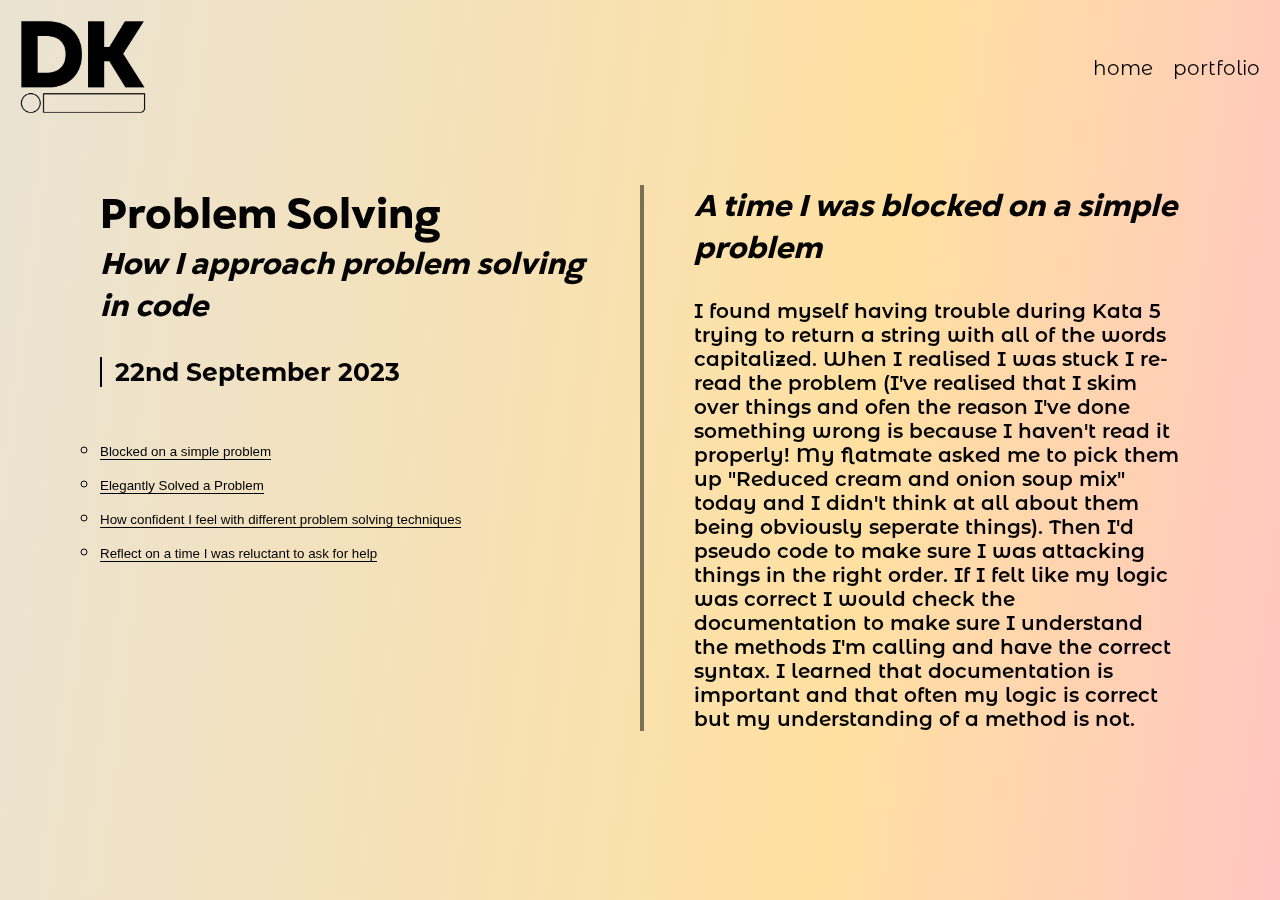
<file: blog/problem-solving.html>
<!DOCTYPE html>
<html lang="en">
  <head>
    <meta charset="UTF-8" />
    <meta http-equiv="X-UA-Compatible" content="IE=edge" />
    <meta name="viewport" content="width=device-width, initial-scale=1.0" />
    <title>Learning Outcomes | Daniel's Blog</title>
    <!-- Google Fonts - Montserrat Alternatives -->
    <link rel="preconnect" href="https://fonts.googleapis.com" />
    <link rel="preconnect" href="https://fonts.gstatic.com" crossorigin />
    <link
      href="https://fonts.googleapis.com/css2?family=Montserrat+Alternates:ital,wght@0,100;0,200;0,300;0,400;0,500;0,600;0,700;0,800;0,900;1,100;1,200;1,300;1,400;1,500;1,600;1,700;1,800;1,900&display=swap"
      rel="stylesheet"
    />
    <link rel="icon" type="image/x-icon" href="../img/logos/browser.png" />
    <!-- Local Stylesheet -->
    <link rel="stylesheet" href="../styles/main.css" />
  </head>
  <body>
    <div class="landing-backrgound"></div>
    <!-- Navigation Begins -->

    <header class="navigation">
      <a href="../index.html" class="navigation-link">
        <div class="navigation-logo"></div>
      </a>
      <nav class="nav">
        <div class="nav__item">
          <a href="../index.html" class="nav-item">home</a>
        </div>
        <!-- <div class="nav__item">
          <a href="#" class="nav-item">blogs</a>
        </div> -->
        <div class="nav__item">
          <a href="https://danielkingstonweb.github.io/" class="nav-item"
            >portfolio</a
          >
        </div>
      </nav>
    </header>

    <div class="values">
      <div class="values__block">
        <div class="values__block-left">
          <div class="values__header global__header">
            <h1 class="values-heading global-heading fade-in-bottom-2">
              Problem Solving
            </h1>
            <h2 class="values-subheading global-subheading fade-in-bottom-3">
              How I approach problem solving in code
            </h2>
            <h3 class="values-date global-date fade-in-bottom-4">
              22nd September 2023
            </h3>
          </div>
          <div class="values__body global__body fade-in-bottom-5">
            <!-- <p class="values-body global-body">
              This section of my blog will cover my values outcomes and
              expectations while attending Dev Academy. I'll explore 7 key
              points here.
            </p> -->
            <div class="values__block-ul">
              <ul class="values-block-ul">
                <li class="values-block-item">
                  <button class="values-block-btn" id="values-btn-1"
                    onclick="hideShowToggle('block-1')">Blocked on a simple problem</button
                  >
                </li>
                <li class="values-block-item">
                  <button class="values-block-btn" id="values-btn-2"
                  onclick="hideShowToggle('block-2')">Elegantly Solved a Problem</button
                  >
                </li>
                <li class="values-block-item">
                  <button class="values-block-btn" id="values-btn-3"
                  onclick="hideShowToggle('block-3')">How confident I feel with different problem solving techniques</button
                  >
                </li>
                <li class="values-block-item">
                  <button class="values-block-btn" id="values-btn-4"
                  onclick="hideShowToggle('block-4')">Reflect on a time I was reluctant to ask for help</button
                  >
                </li>
              </ul>
            </div>
          </div>
        </div>
        <div class="identifiers-div"></div>
        <div class="values__block-right">
          <div class="values-block" id="block-1">
            <h2 class="values-subheading global-subheading fade-in-bottom-3">
              A time I was blocked on a simple problem
            </h2>
            <div class="values__body global__body">
            <p class="values-body global-body fade-in-bottom-4">
              I found myself having trouble during Kata 5 trying to return a string with all of the words capitalized. When I realised I was stuck I re-read the problem (I've realised that I skim over things and ofen the reason I've done something wrong is because I haven't read it properly! My flatmate asked me to pick them up "Reduced cream and onion soup mix" today and I didn't think at all about them being obviously seperate things). Then I'd pseudo code to make sure I was attacking things in the right order. If I felt like my logic was correct I would check the documentation to make sure I understand the methods I'm calling and have the correct syntax. I learned that documentation is important and that often my logic is correct but my understanding of a method is not.
            </p>
          </div>
          </div>
          <div class="values-block hidden" id="block-2">
            <h2 class="values-subheading global-subheading fade-in-bottom-3">
              A time I elegantly solved a problem
            </h2>
            <div class="values__body global__body">
            <p class="values-body global-body fade-in-bottom-4">
              I would say during Kata 5, on the deBee problem. Very similarly to the capitalize problem I followed the same steps and realised I was trying to convert the sentence to lowercase at the wrong point. Moved it and it worked!
            </p>
          </div>
          </div>
          <div class="values-block hidden" id="block-3">
            <h2 class="values-subheading global-subheading fade-in-bottom-3">
              How confident I feel using different problem solving techniques.
            </h2>
            <div class="values__body global__body">
           <div class="problem__body-sub">
            <h3 class="problem-body-heading fade-in-bottom-3">Pseudocode</h3>
            <p class="values-body global-body fade-in-bottom-4">
              Pseudocode has been a great tool for me, compartmentalizing problems really helps. Especially when I need to reflect on what I've already done. I'm confident with this.
              </p>
            </div>
              <div class="problem__body-sub">
                <h3 class="problem-body-heading fade-in-bottom-3">Trying something</h3>
                <p class="values-body global-body fade-in-bottom-4">
                  I generally dive right in and try something before doing anything else so I'm confident in giving it a go.
                  </p>
              </div>
              <div class="problem__body-sub">
                <h3 class="problem-body-heading fade-in-bottom-3">Rubber ducky</h3>
                <p class="values-body global-body fade-in-bottom-4">
                  I'm not sure how much english my cat understands but if he's fluent then he probably knows as much about javascript as I do.
                  </p>
              </div>
              <div class="problem__body-sub">
                <h3 class="problem-body-heading fade-in-bottom-3">Error messages</h3>
                <p class="values-body global-body fade-in-bottom-4">
                  I have a pretty solid understanding of error messages and anything I read that I feel doesn't help to identify the problem I find a quick google is useful.
                  </p>
              </div>
              <div class="problem__body-sub">
                <h3 class="problem-body-heading fade-in-bottom-3">Console.logging</h3>
                <p class="values-body global-body fade-in-bottom-4">
                  Probably my favourite method of problem solving, when something isn't working console.logging allows me to see what's happening even if it's not what I intended.
                  </p>
              </div>
              <div class="problem__body-sub">
                <h3 class="problem-body-heading fade-in-bottom-3">Googling</h3>
                <p class="values-body global-body fade-in-bottom-4">
                  I find that any time I'm stuck on something someone else has asked the exact questin in a vary similar context, googling is great!
                  </p>
              </div>
              <div class="problem__body-sub">
                <h3 class="problem-body-heading fade-in-bottom-3">Asking your peers</h3>
                <p class="values-body global-body fade-in-bottom-4">
                  I haven't done this yet but only because I haven't felt that I need to. We all need help sometimes and I'm sure I'll ask my peers.
                  </p>
              </div>
              <div class="problem__body-sub">
                <h3 class="problem-body-heading fade-in-bottom-3">Asking coaches</h3>
                <p class="values-body global-body fade-in-bottom-4">
                  I've asked Michael something once and then dug a bit deeper and figured it out before he had the chance to reply. I know this is an option but I think of it as one of the last.
                  </p>
              </div>
              <div class="problem__body-sub">
                <h3 class="problem-body-heading fade-in-bottom-3">Reflection</h3>
                <p class="values-body global-body fade-in-bottom-4">
                  I think my reflections are okay, I need to reflect more often and probably return to problems post-reflection to solidify my understanding.
                  </p>
              </div>
        
           </div>
          </div>
          <div class="values-block hidden" id="block-4">
            <h2 class="values-subheading global-subheading fade-in-bottom-3">
              Reflect on a time I was reluctant to ask for help.
            </h2>
            <div class="values__body global__body">
            <p class="values-body global-body fade-in-bottom-4">
              It's hard to land on a specific time, I haven't really reached the point of feeling like I need to ask for help during this course though I am often reluctant in other aspects of life so I'll get there.
            </p>
          </div>
          </div>
      </div>
    </div>
    <script src="../js/app.js"></script>
  </body>
</html>
</file>
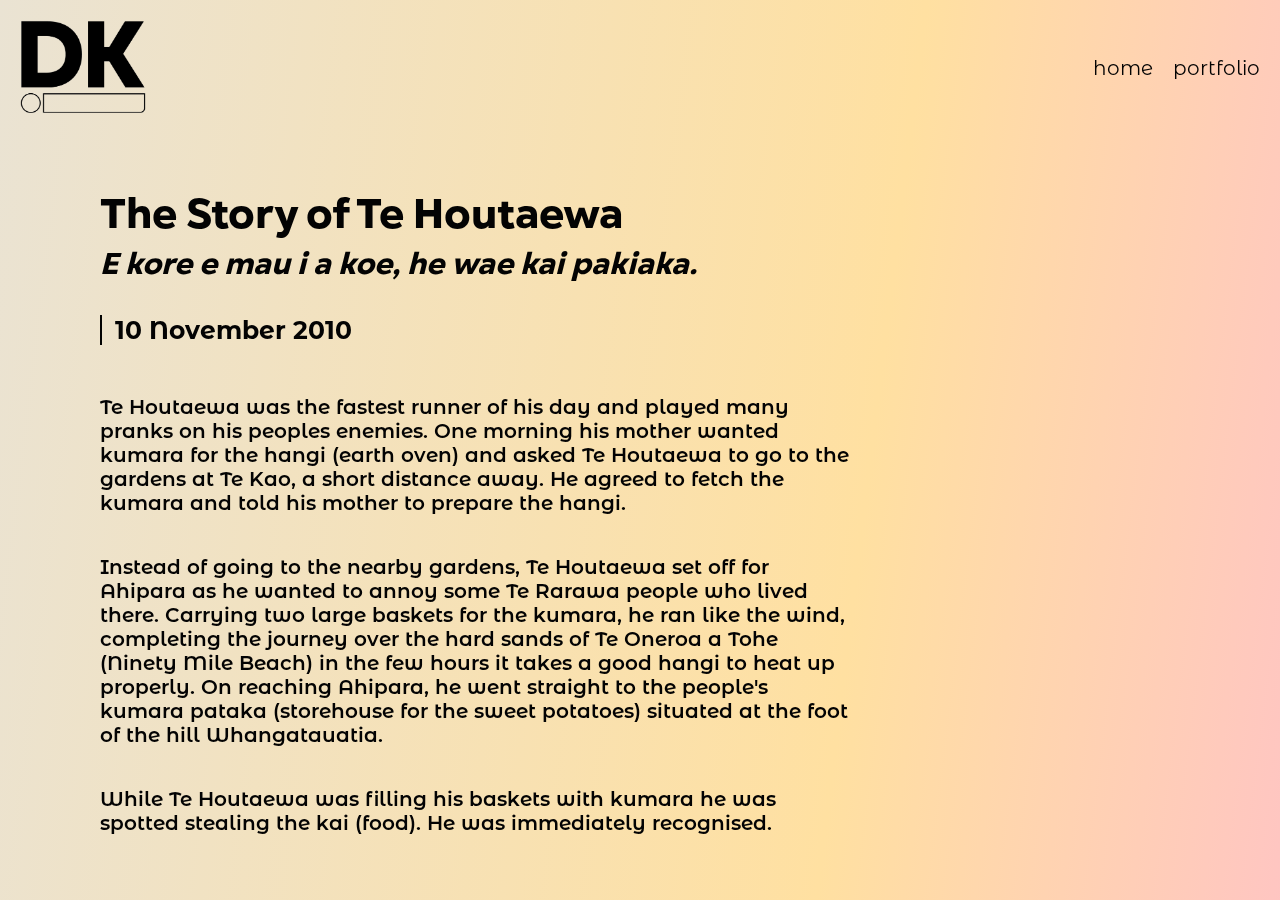
<file: blog/te-houtaewa-template.html>
<!DOCTYPE html>
<html>
  <head>
    <meta charset="UTF-8" />
    <meta http-equiv="X-UA-Compatible" content="IE=edge" />
    <meta name="viewport" content="width=device-width, initial-scale=1.0" />
    <title>Te Houtaewa | Daniel's Blog</title>
    <!-- Google Fonts - Montserrat Alternatives -->
    <link rel="preconnect" href="https://fonts.googleapis.com" />
    <link rel="preconnect" href="https://fonts.gstatic.com" crossorigin />
    <link
      href="https://fonts.googleapis.com/css2?family=Montserrat+Alternates:ital,wght@0,100;0,200;0,300;0,400;0,500;0,600;0,700;0,800;0,900;1,100;1,200;1,300;1,400;1,500;1,600;1,700;1,800;1,900&display=swap"
      rel="stylesheet"
    />
    <link rel="icon" type="image/x-icon" href="../img/logos/browser.png" />
    <!-- Local Stylesheet -->
    <link href="../styles/main.css" rel="stylesheet" type="text/css" />
  </head>

  <body>

    <div class="landing-backrgound">
    </div>
      <!-- Navigation Begins -->

      <header class="navigation">
        <a href="../index.html" class="navigation-link">
          <div class="navigation-logo"></div>
        </a>
        <nav class="nav">
          <div class="nav__item">
            <a href="../index.html" class="nav-item">home</a>
          </div>
          <!-- <div class="nav__item">
            <a href="#" class="nav-item">blogs</a>
          </div> -->
          <div class="nav__item">
            <a href="https://danielkingstonweb.github.io/" class="nav-item">portfolio</a>
          </div>
        </nav>
      </header>

    <main class="te-houtaewa">
      <div class="te-houtaewa__header global__header">
        <h1 class="te-houtaewa-heading global-heading fade-in-bottom-2">The Story of Te Houtaewa</h1>
        <h2 class="te-houtaewa-subheading global-subheading fade-in-bottom-3">E kore e mau i a koe, he wae kai pakiaka.</h2>
          <h3 class="te-houtaewa-date global-date fade-in-bottom-4">10 November 2010</h3>
      </div>
      <div class="te-houtawea__body fade-in-bottom-5">
      <p class="te-houtaewa-body">
        Te Houtaewa was the fastest runner of his day and played many pranks on
        his peoples enemies. One morning his mother wanted kumara for the hangi
        (earth oven) and asked Te Houtaewa to go to the gardens at Te Kao, a short
        distance away. He agreed to fetch the kumara and told his mother to
        prepare the hangi.
      </p>
      <p class="te-houtaewa-body">
        Instead of going to the nearby gardens, Te Houtaewa set off for Ahipara as
        he wanted to annoy some Te Rarawa people who lived there. Carrying two
        large baskets for the kumara, he ran like the wind, completing the journey
        over the hard sands of Te Oneroa a Tohe (Ninety Mile Beach) in the few
        hours it takes a good hangi to heat up properly. On reaching Ahipara, he
        went straight to the people's kumara pataka (storehouse for the sweet
        potatoes) situated at the foot of the hill Whangatauatia.
      </p>
      <p class="te-houtaewa-body">
        While Te Houtaewa was filling his baskets with kumara he was spotted
        stealing the kai (food). He was immediately recognised.
      </p>
    </div>
    </main>
  </body>
</html>
</file>
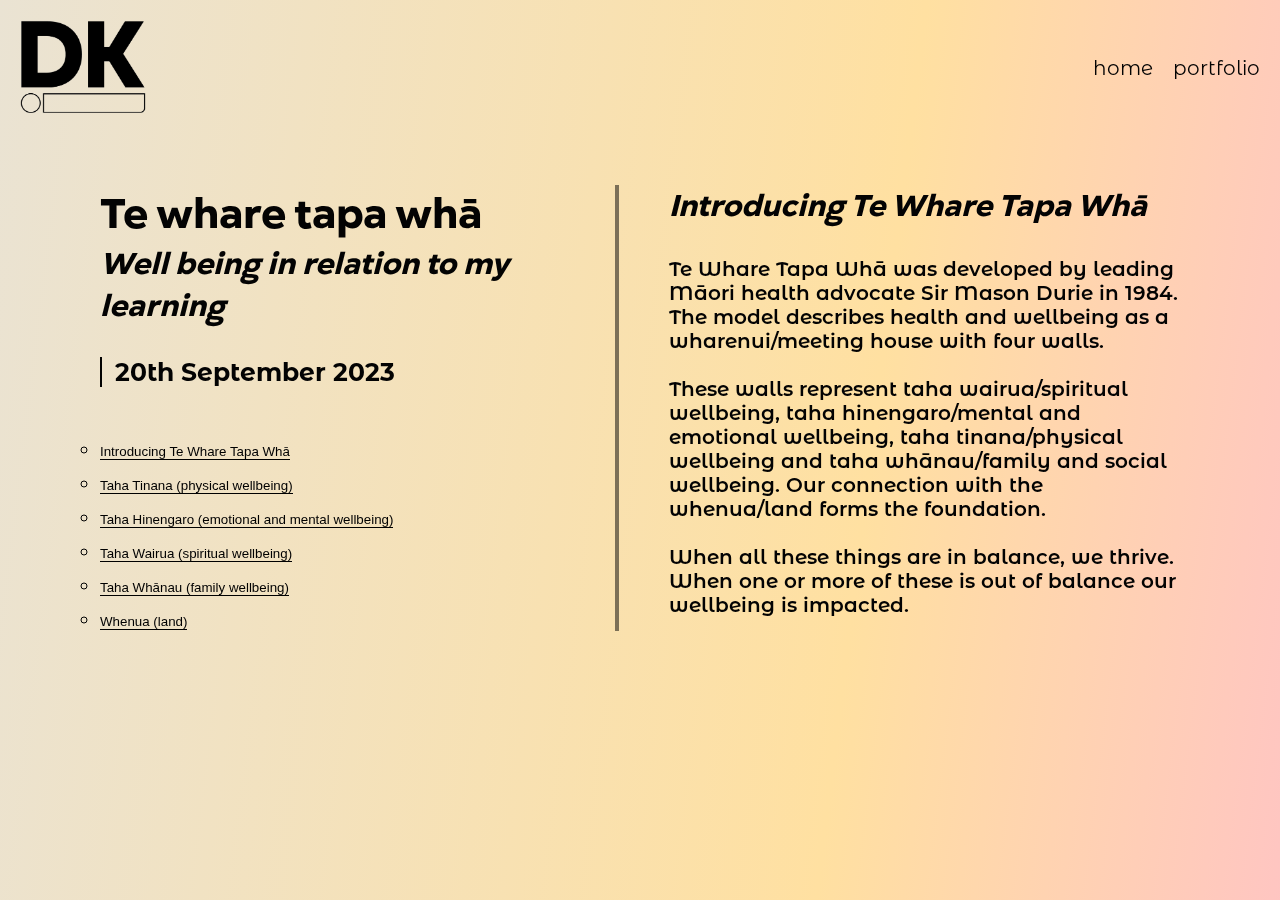
<file: blog/te-whare-tapa-wha.html>
<!DOCTYPE html>
<html lang="en">
  <head>
    <meta charset="UTF-8" />
    <meta http-equiv="X-UA-Compatible" content="IE=edge" />
    <meta name="viewport" content="width=device-width, initial-scale=1.0" />
    <title>Learning Outcomes | Daniel's Blog</title>
    <!-- Google Fonts - Montserrat Alternatives -->
    <link rel="preconnect" href="https://fonts.googleapis.com" />
    <link rel="preconnect" href="https://fonts.gstatic.com" crossorigin />
    <link
      href="https://fonts.googleapis.com/css2?family=Montserrat+Alternates:ital,wght@0,100;0,200;0,300;0,400;0,500;0,600;0,700;0,800;0,900;1,100;1,200;1,300;1,400;1,500;1,600;1,700;1,800;1,900&display=swap"
      rel="stylesheet"
    />
    <link rel="icon" type="image/x-icon" href="../img/logos/browser.png" />
    <!-- Local Stylesheet -->
    <link rel="stylesheet" href="../styles/main.css" />
  </head>
  <body>
    <div class="landing-backrgound"></div>
    <!-- Navigation Begins -->

    <header class="navigation">
      <a href="../index.html" class="navigation-link">
        <div class="navigation-logo"></div>
      </a>
      <nav class="nav">
        <div class="nav__item">
          <a href="../index.html" class="nav-item">home</a>
        </div>
        <!-- <div class="nav__item">
          <a href="#" class="nav-item">blogs</a>
        </div> -->
        <div class="nav__item">
          <a href="https://danielkingstonweb.github.io/" class="nav-item"
            >portfolio</a
          >
        </div>
      </nav>
    </header>

    <div class="values">
      <div class="values__block">
        <div class="values__block-left">
          <div class="values__header global__header">
            <h1 class="values-heading global-heading fade-in-bottom-2">
              Te whare tapa whā
            </h1>
            <h2 class="values-subheading global-subheading fade-in-bottom-3">
              Well being in relation to my learning
            </h2>
            <h3 class="values-date global-date fade-in-bottom-4">
              20th September 2023
            </h3>
          </div>
          <div class="values__body global__body fade-in-bottom-5">
            <!-- <p class="values-body global-body">
              This section of my blog will cover my values outcomes and
              expectations while attending Dev Academy. I'll explore 7 key
              points here.
            </p> -->
            <div class="values__block-ul">
              <ul class="values-block-ul">
                <li class="values-block-item">
                  <button
                    class="values-block-btn"
                    id="values-btn-1"
                    onclick="hideShowToggle('block-1')"
                  >
                    Introducing Te Whare Tapa Whā
                  </button>
                </li>
                <li class="values-block-item">
                  <button
                    class="values-block-btn"
                    id="values-btn-2"
                    onclick="hideShowToggle('block-2')"
                  >
                    Taha Tinana (physical wellbeing)
                  </button>
                </li>
                <li class="values-block-item">
                  <button
                    class="values-block-btn"
                    id="values-btn-3"
                    onclick="hideShowToggle('block-3')"
                  >
                    Taha Hinengaro (emotional and mental wellbeing)
                  </button>
                </li>
                <li class="values-block-item">
                  <button
                    class="values-block-btn"
                    id="values-btn-4"
                    onclick="hideShowToggle('block-4')"
                  >
                    Taha Wairua (spiritual wellbeing)
                  </button>
                </li>
                <li class="values-block-item">
                  <button
                    class="values-block-btn"
                    id="values-btn-5"
                    onclick="hideShowToggle('block-5')"
                  >
                    Taha Whānau (family wellbeing)
                  </button>
                </li>
                <li class="values-block-item">
                  <button
                    class="values-block-btn"
                    id="values-btn-6"
                    onclick="hideShowToggle('block-6')"
                  >
                    Whenua (land)
                  </button>
                </li>
              </ul>
            </div>
          </div>
        </div>
        <div class="identifiers-div"></div>
        <div class="values__block-right">
          <div class="values-block" id="block-1">
            <h2 class="values-subheading global-subheading fade-in-bottom-3">
              Introducing Te Whare Tapa Whā
            </h2>
            <div class="values__body global__body">
              <p class="values-body global-body fade-in-bottom-4">
                Te Whare Tapa Whā was developed by leading Māori health advocate
                Sir Mason Durie in 1984. The model describes health and
                wellbeing as a wharenui/meeting house with four walls.
                <br /><br />
                These walls represent taha wairua/spiritual wellbeing, taha
                hinengaro/mental and emotional wellbeing, taha tinana/physical
                wellbeing and taha whānau/family and social wellbeing. Our
                connection with the whenua/land forms the foundation.
                <br /><br />
                When all these things are in balance, we thrive. When one or
                more of these is out of balance our wellbeing is impacted.
              </p>
            </div>
          </div>
          <div class="values-block hidden" id="block-2">
            <h2 class="values-subheading global-subheading fade-in-bottom-3">
              Taha Tinana (physical wellbeing)
            </h2>
            <div class="values__body global__body">
              <p class="values-body global-body fade-in-bottom-4">
                Healthy eating is am important factor of physical wellbeing,
                Luckily we do communal cooking in my flat so four nights of the
                week I have a healthy dinner I don't need to consider. In
                regards to physical activity I've signed up for a boxing gym
                around the corner from the Dev Academy campus so I can attend
                classes before/after study.
              </p>
            </div>
          </div>
          <div class="values-block hidden" id="block-3">
            <h2 class="values-subheading global-subheading fade-in-bottom-3">
              Taha Hinengaro (emotional and mental wellbeing)
            </h2>
            <div class="values__body global__body">
              <p class="values-body global-body fade-in-bottom-4">
                Mental and emotional wellbeing has always been a struggle for me
                but I've learned to balance that through healthy communication
                and journaling. Since it's been introduced at Dev Academy I've
                found that meditation has really helped to keep me level also.
              </p>
            </div>
          </div>
          <div class="values-block hidden" id="block-4">
            <h2 class="values-subheading global-subheading fade-in-bottom-3">
              Taha Wairua (spiritual wellbeing)
            </h2>
            <div class="values__body global__body">
              <p class="values-body global-body fade-in-bottom-4">
                I've never been a deeply spiritual person despite finding
                theology to be a very interesting field of study. I tend to
                guide my spirtiual wellbeing by understanding my place in the
                lives of those around me, simply treating people the way I'd
                like to be treated and trying to be a good person everyday.
              </p>
            </div>
          </div>
          <div class="values-block hidden" id="block-5">
            <h2 class="values-subheading global-subheading fade-in-bottom-3">
              Taha Whānau (family wellbeing)
            </h2>
            <div class="values__body global__body fade-in-bottom-4">
              <p class="values-body global-body">
                I'm in touch with all of my siblings constantly, having 6 of
                them means there is always someone to speak with. I have a great
                relationship with my friends and and flatmates too, not to
                mention my parter. I'm lucky to see people I love everyday and
                be able to speak honestly to them also.
              </p>
            </div>
          </div>
        <div class="values-block hidden" id="block-6">
          <h2 class="values-subheading global-subheading fade-in-bottom-3">
            Whenua (land)
          </h2>
          <div class="values__body global__body fade-in-bottom-4">
            <p class="values-body global-body">
              I'm lucky to live in a beautiful house with a lovely garden,
              whenever I find myself stuck I go to sit in one of the nooks
              outside with my cat to unwind and think over things away from my
              screen, we have veggies and plants that need to be tended to also.
              The beach is also a 10 minute walk away so I'm very connected to
              the lan and understand the benefits of immersing myself in it.
            </p>
          </div>
        </div>
      </div>
      </div>
    </div>
    <script src="../js/app.js"></script>
  </body>
</html>
</file>
<file: styles/main.css>
/* RESETS BEGIN */

* {
  padding: 0;
  margin: 0 !important;
  box-sizing: border-box;
  text-decoration: none;
}

*::after,
*::before {
  margin: 0;
  padding: 0;
  box-sizing: inherit;
}

html {
  font-size: 62.5% !important;
  scroll-behavior: smooth;
  user-select: none;
}

li {
  list-style: none;
  cursor: pointer;
}

:root {
  --primary: #eae3d3;
  --secondary: #030303;
  --white: #f4f4f4;
  --accent-1: #e01606;
  --accent-2: #faa907;
  --accent-3: #080877;
}

/* .light {
  --primary: #eae3d3;
  --secondary: #030303;
  --white: #f4f4f4;
  --accent-1: #e01606;
  --accent-2: #faa907;
  --accent-3: #080877;
} */

/* .dark {
  --primary: #030303;
  --secondary: #eae3d3;
  --white: #f4f4f4;
  --accent-1: #e01606;
  --accent-2: #faa907;
  --accent-3: #080877;
} */

/* Scrollbar Styling Begins */
::-webkit-scrollbar {
  width: 10px;
}

::-webkit-scrollbar-track {
  background-color: #ebebeb;
  -webkit-border-radius: 10px;
  border-radius: 10px;
}

::-webkit-scrollbar-thumb {
  -webkit-border-radius: 10px;
  border-radius: 10px;
  background: #6d6d6d;
}

/* RESETS END */

/* FONTS BEGIN */

@font-face {
  font-family: 'Gogh';
  src: url('../fonts/Gogh-ExtraBold.otf'),
    url('../fonts/Gogh-ExtraBoldItalic.otf');
}

@font-face {
  font-family: 'Barbarella';
  src: url('../fonts/gogh/Barbarella.otf');
}

/* FONTS BEGIN */

body {
  background: var(--primary);
}

/* KEYFRAMES BEGIN */

@keyframes fade-in-bottom {
  0% {
    transform: translateY(50px);
    opacity: 0;
  }
  100% {
    transform: translateY(0);
    opacity: 1;
  }
}

.fade-in-bottom {
  animation: fade-in-bottom 0.5s cubic-bezier(0.39, 0.575, 0.565, 1) both;
}

.fade-in-bottom-1 {
  animation: fade-in-bottom 1s cubic-bezier(0.39, 0.575, 0.565, 1) both;
}

.fade-in-bottom-2 {
  animation: fade-in-bottom 1.5s cubic-bezier(0.39, 0.575, 0.565, 1) both;
}

.fade-in-bottom-3 {
  animation: fade-in-bottom 2s cubic-bezier(0.39, 0.575, 0.565, 1) both;
}

.fade-in-bottom-4 {
  animation: fade-in-bottom 2.5s cubic-bezier(0.39, 0.575, 0.565, 1) both;
}

.fade-in-bottom-5 {
  animation: fade-in-bottom 3s cubic-bezier(0.39, 0.575, 0.565, 1) both;
}

/* KEYFRAMES END */

/* LANDING PAGE STYLING BEGINS */

.landing-backrgound {
  background: linear-gradient(
    -83deg,
    #eae3d3,
    #daffa3,
    #a5fff5,
    #eae3d3,
    #ffabe2,
    #ffe0a1,
    #eae3d3
  );
  background-size: 400% 400%;
  animation: gradient 12s ease-in-out infinite;
  height: 100vh;
  width: 100%;
  position: fixed;
  opacity: 100%;
  z-index: 1;
}

@keyframes gradient {
  0% {
    background-position: 0% 50%;
  }
  50% {
    background-position: 100% 50%;
  }
  100% {
    background-position: 0% 50%;
  }
}

.navigation {
  height: 15vh;
  width: 100%;
  display: flex;
  flex-direction: row;
  justify-content: space-between;
  /* align-items: center; */
  padding: 2em;
  position: relative;
  z-index: 2;
}

.navigation-link {
  background: none;
}

.navigation-logo {
  width: 10vw;
  height: 100%;
  background: url(../img/logos/DK---Dark.png);
  background-repeat: no-repeat;
  background-size: contain;
  background-position: left center;
}

.nav {
  height: 100%;
  display: flex;
  flex-direction: row;
  justify-content: space-between;
  align-items: center;
  gap: 1em;
  font-size: 2rem;
}

.nav-item {
  color: var(--secondary);
  font-family: 'Montserrat Alternates', sans-serif;
  /* text-decoration: underline; */
  background: linear-gradient(to left, #00000000 50%, var(--accent-2) 50%) right;
  background-size: 200%;
}

.nav-item:hover {
  background-position: left;
  /* border-left: 1px #faa907; */
  transition: ease-in 0.5s;
  font-weight: 800;
}

.landing {
  height: 85vh;
  width: 100%;
  display: flex;
  flex-direction: column;
  justify-content: flex-start;
  gap: 8em;
  align-items: center;
  position: relative;
  z-index: 2;
}

.landing-intro {
  display: flex;
  flex-direction: column;
  align-items: center;
  text-align: center;
  font-family: 'Gogh', sans-serif;
  font-size: calc(1.6rem + 2vw);
}

.landing-heading:nth-child(2) {
  font-family: 'Gogh', sans-serif;
  font-size: calc(1.7rem + 2vw);
}

.landing__blogs {
  width: 100%;
  display: flex;
  flex-direction: column;
  justify-content: center;
  align-items: center;
  align-content: center;
  gap: 6em;
}

.landing__blogs-heading {
  font-family: 'Gogh', sans-serif;
  font-size: calc(1rem + 2vw);
  color: var(--secondary);
}

.blogs {
  width: 80%;
  display: flex;
  flex-direction: row;
  justify-content: center;
  /* align-items: center; */
  align-content: center;
  flex-wrap: wrap;
  gap: 5em;
  font-family: 'Montserrat Alternates', sans-serif;
  /* font-size: calc(0.1rem + 2vw); */
}

.blogs__divider {
  border: solid 1px;
  border-color: var(--secondary);
  opacity: 50%;
}

.blogs__block {
  width: 100%;
  justify-content: center;
  /* align-items: center; */
  align-content: center;
  display: flex;
  flex-direction: row;
  gap: 5em;
}

.blogs__entry {
  flex-basis: 30%;
  display: flex;
  flex-direction: column;
  align-items: center;
  gap: 1em;
}

.blogs-title {
  font-size: 3rem;
}

.blogs__links {
  width: inherit;
  display: flex;
  flex-direction: column;
  gap: 1em;
  text-align: center;
}

.blog-link {
  font-size: 2rem;
  color: var(--secondary);
  font-weight: 500;
  font-style: italic;
  /* padding-left: 0.5em; */
  /* border-left: 1px solid var(--accent-2); */
  /* text-decoration: underline; */
  background: linear-gradient(to left, #00000000 50%, var(--accent-2) 50%) right;
  background-size: 200%;
}

.blog-link:hover {
  background-position: left;
  border-left: 1px #faa907;
  transition: ease-in 0.5s;
  font-weight: 800;
}

/* LANDING PAGE STYLING ENDS */

/* LANDING PAGE MEDIA QUERIES BEGINS */

@media screen and (max-width: 980px) {
  .blogs {
    padding-bottom: 10vh;
  }

  .blogs__block {
    flex-direction: column;
    align-items: center;
  }

  .blogs__divider {
    width: 50%;
  }

  .blogs__divider--alt {
    width: 50%;
  }
}

/* LANDING PAGE MEDIA QUERIES ENDS */

/* GLOBAL BLOG HEADING STYLING BEGINS */

.global__header {
  display: flex;
  flex-direction: column;
}

.global-heading {
  font-family: 'Gogh', sans-serif;
  color: var(--secondary);
  font-size: calc(1.6rem + 2vw);
}

.global-subheading {
  font-family: 'Gogh', sans-serif;
  color: var(--secondary);
  font-style: italic;
  font-size: 3rem;
  padding-bottom: 1em;
}

.global-date {
  font-family: 'Montserrat Alternates', sans-serif;
  color: var(--secondary);
  font-size: 2.5rem;
  padding-left: 0.5em;
  border-left: solid 2px;
}

.global__body {
  display: flex;
  flex-direction: column;
  gap: 2em;
  font-family: 'Montserrat Alternates', sans-serif;
  color: var(--secondary);
  font-weight: 600;
  font-size: 2rem;
}

/* GLOBAL BLOG HEADING STYLING ENDS */

/* GLOBAL MEDIA QUERIES BEGINS */
@media screen and (max-width: 900px) {
  .global-subheading {
    font-size: 2rem;
  }

  .global-date {
    font-size: 1.5rem;
  }
}
/* GLOBAL MEDIA QUERIES ENDS */

/*  TE HOUTAEWA BEGINS */

.te-houtaewa {
  width: 100%;
  height: 85vh;
  padding: 5em 10em 10em 10em;
  display: flex;
  flex-direction: column;
  gap: 5em;
  position: relative;
  z-index: 10;
}

.te-houtawea__body {
  width: 70%;
  display: flex;
  flex-direction: column;
  gap: 2em;
  font-family: 'Montserrat Alternates', sans-serif;
  color: var(--secondary);
  font-weight: 600;
  font-size: 2rem;
}

@media screen and (max-height: 850px) and (max-width: 1310px) {
  .te-houtawea__body {
    padding-bottom: 10vh;
  }
}

@media screen and (max-width: 1200px) {
  .te-houtaewa {
    padding: 5em;
  }

  .te-houtawea__body {
    width: 100%;
  }
}

/* Te Houtaewa Ends */

/* ID's VS Classes Begins */

.identifiers {
  position: relative;
  z-index: 11;
  padding: 5em 10em 10em 10em;
  display: flex;
  flex-direction: column;
  gap: 10em;
}

.identifiers__block {
  display: flex;
  flex-direction: row;
  justify-content: space-between;
  gap: 5em;
}

.identifiers__block-left {
  flex-basis: 60%;
  display: flex;
  flex-direction: column;
  gap: 5em;
}

.identifiers__block-right {
  display: flex;
  flex-direction: column;
  font-family: 'Gogh', sans-serif;
}

.identifiers__example {
  display: flex;
  flex-direction: row;
  align-items: baseline;
}

.identifiers-example {
  font-size: 12rem;
  display: flex;
  flex-direction: row;
}

.identifiers-div {
  border: 2px solid;
  opacity: 50%;
}

/* .identifiers-example--alt{
  font-family: 'Montserrat Alternates', sans-serif;
  font-size: 2rem;
} */

.identifiers__trio {
  width: 100%;
  flex-basis: 30%;
  display: flex;
  flex-direction: column;
  justify-content: center;
  align-items: center;
  gap: 2em;
}

.indentifiers-trio-img {
  width: 100%;
  border-radius: 30px;
}

.identifiers-trio-body {
  font-family: 'Montserrat Alternates', sans-serif;
  color: var(--secondary);
  font-weight: 600;
  font-size: 2rem;
}

.identifiers-link {
  font-size: 2rem;
  color: var(--secondary);
  font-weight: 500;
  font-style: italic;
  /* padding-left: 0.5em; */
  /* border-left: 1px solid var(--accent-2); */
  /* text-decoration: underline; */
  background: linear-gradient(to left, #00000000 50%, var(--accent-2) 50%) right;
  background-size: 200%;
}

.identifiers-link:hover {
  background-position: left;
  border-left: 1px #faa907;
  transition: ease-in 0.5s;
  font-weight: 800;
}

/* IDENTIFIERS STYLING ENDS */

/* IDENTIFIERS MEDIA QUERIES BEGINS */

@media screen and (max-width: 1200px) {
  .identifiers {
    padding: 5em;
  }

  .identifiers__block {
    flex-direction: column;
  }
}

/* IDENTIFIERS MEDIA QUERIES ENDS */

/* LEARNING PLAN BEGINS */

.learning {
  padding: 5em 10em 10em 10em;
  width: 100%;
  display: flex;
  flex-direction: column;
  gap: 10em;
  position: relative;
  z-index: 12;
}

.learning__block {
  display: flex;
  flex-direction: row;
  gap: 5em;
}

.learning__block-left {
  display: flex;
  flex-direction: column;
  gap: 5em;
}

.learning__block-right {
  flex-basis: 55%;
}

.learning-block-ul {
  display: flex;
  flex-direction: column;
  gap: 0.5em;
  align-items: flex-start;
}

.learning-block-item {
  list-style: circle;
  /* text-align: left; */
}

.learning-block-btn {
  text-align: left;
  background: none;
  border: none;
  cursor: pointer;
  border-bottom: solid 1px black;
  font-weight: 500;
}

.learning-block-btn:hover {
  color: var(--accent-2);
  border-color: var(--accent-2);
  transition: 0.3s ease-in-out;
}

/* LEARNING PLAN ENDS */

/* LEARNING PLAN MEDIA QUERIES BEGINS */

@media screen and (max-width: 1200px) {
  .learning {
    padding: 5em;
  }

  .learning__block {
    flex-direction: column;
  }
}

/* LEARNING PLAN MEDIA QUERIES ENDS */

/* VALUES SECTION BEGINS */

.values {
  padding: 5em 10em 10em 10em;
  width: 100%;
  display: flex;
  flex-direction: column;
  gap: 10em;
  position: relative;
  z-index: 12;
}

.values__block {
  display: flex;
  flex-direction: row;
  gap: 5em;
}

.values__block-left {
  display: flex;
  flex-direction: column;
  gap: 5em;
}

.values__block-right {
  flex-basis: 55%;
}

.values-block-ul {
  display: flex;
  flex-direction: column;
  gap: 0.5em;
  align-items: flex-start;
}

.values-block-item {
  list-style: circle;
  /* text-align: left; */
}

.values-block-btn {
  text-align: left;
  background: none;
  border: none;
  cursor: pointer;
  border-bottom: solid 1px black;
  font-weight: 500;
}

.values-block-btn:hover {
  color: var(--accent-2);
  border-color: var(--accent-2);
  transition: 0.3s ease-in-out;
}

/* VALUES SECTION ENDS */

/* VALUES MEDIA QUERIES BEGINS */

@media screen and (max-width: 1200px) {
  .values {
    padding: 5em;
  }

  .values__block {
    flex-direction: column;
  }
}

/* VALUES MEDIA QUERIES ENDS */

/* Hidden Section Toggle Styling Begins*/
.hidden {
  display: none;
}
/* Hidden Section Toggle Styling Ends */
</file>
